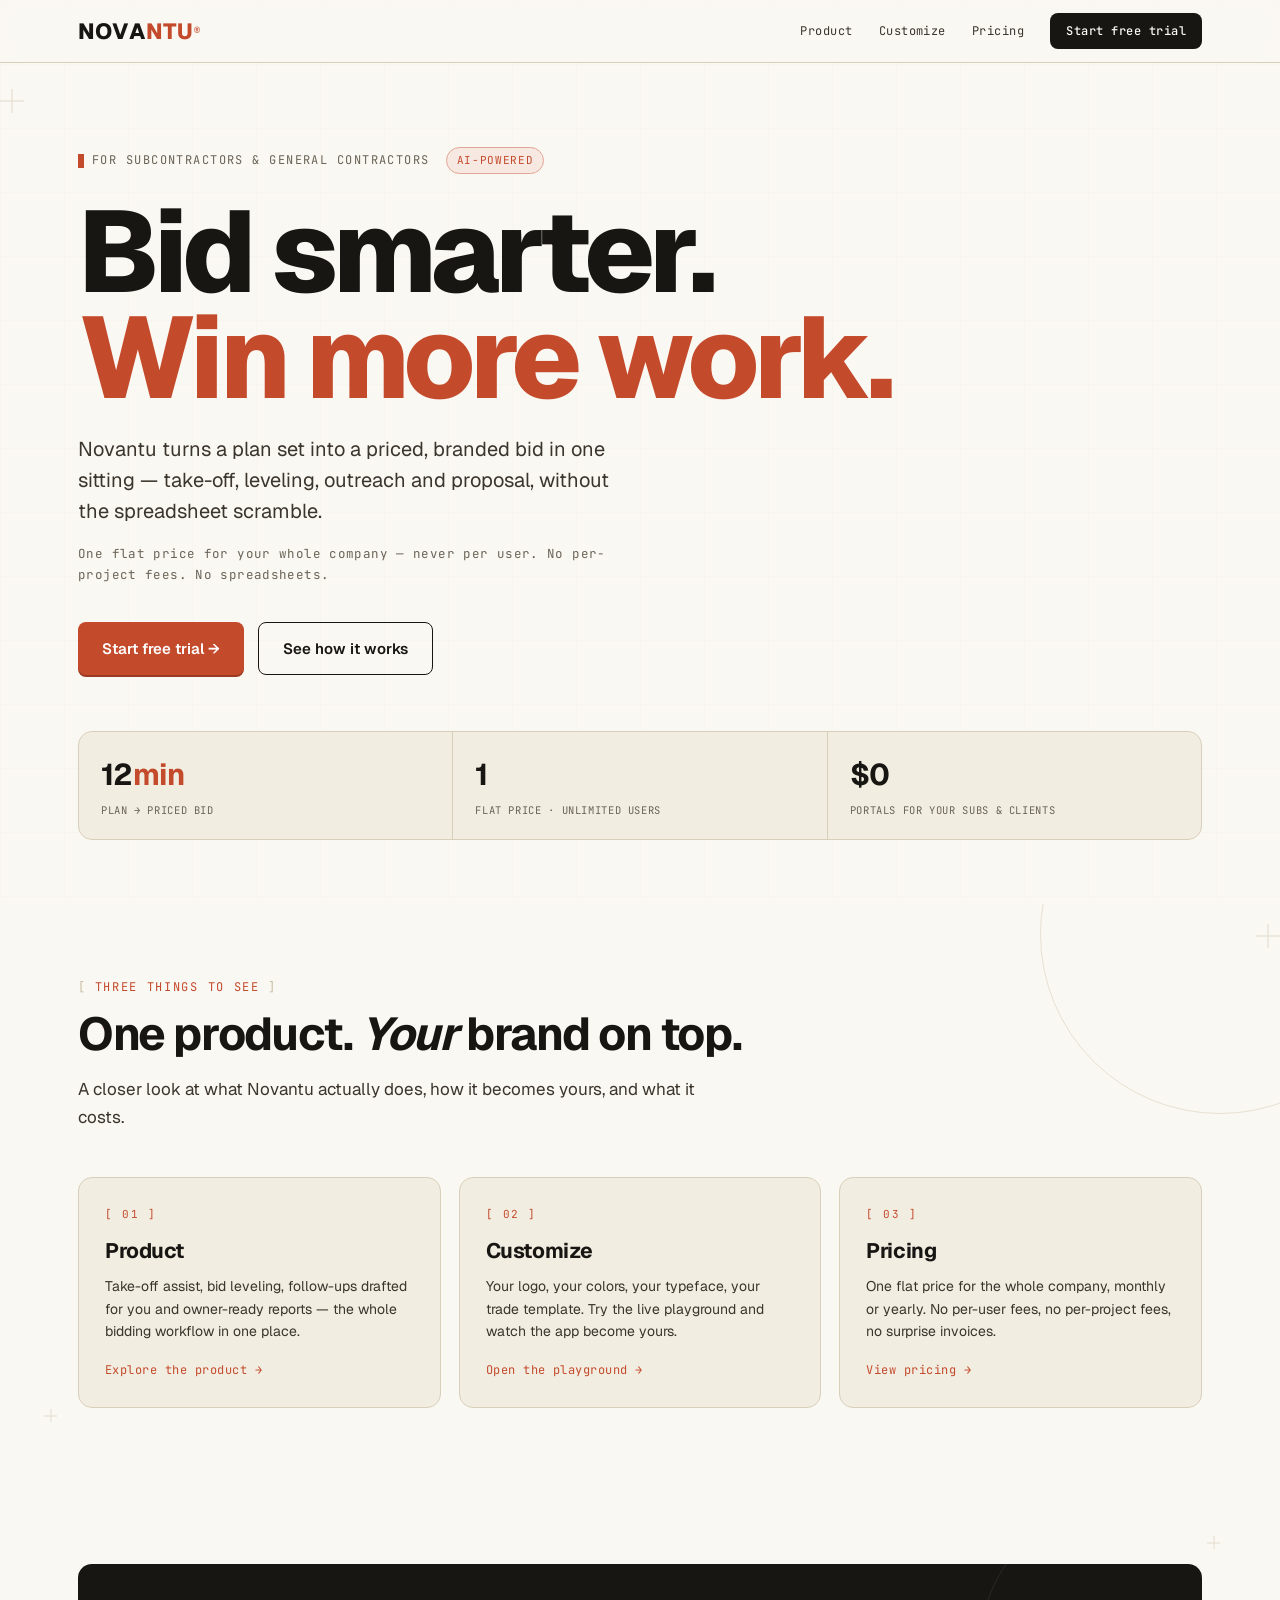
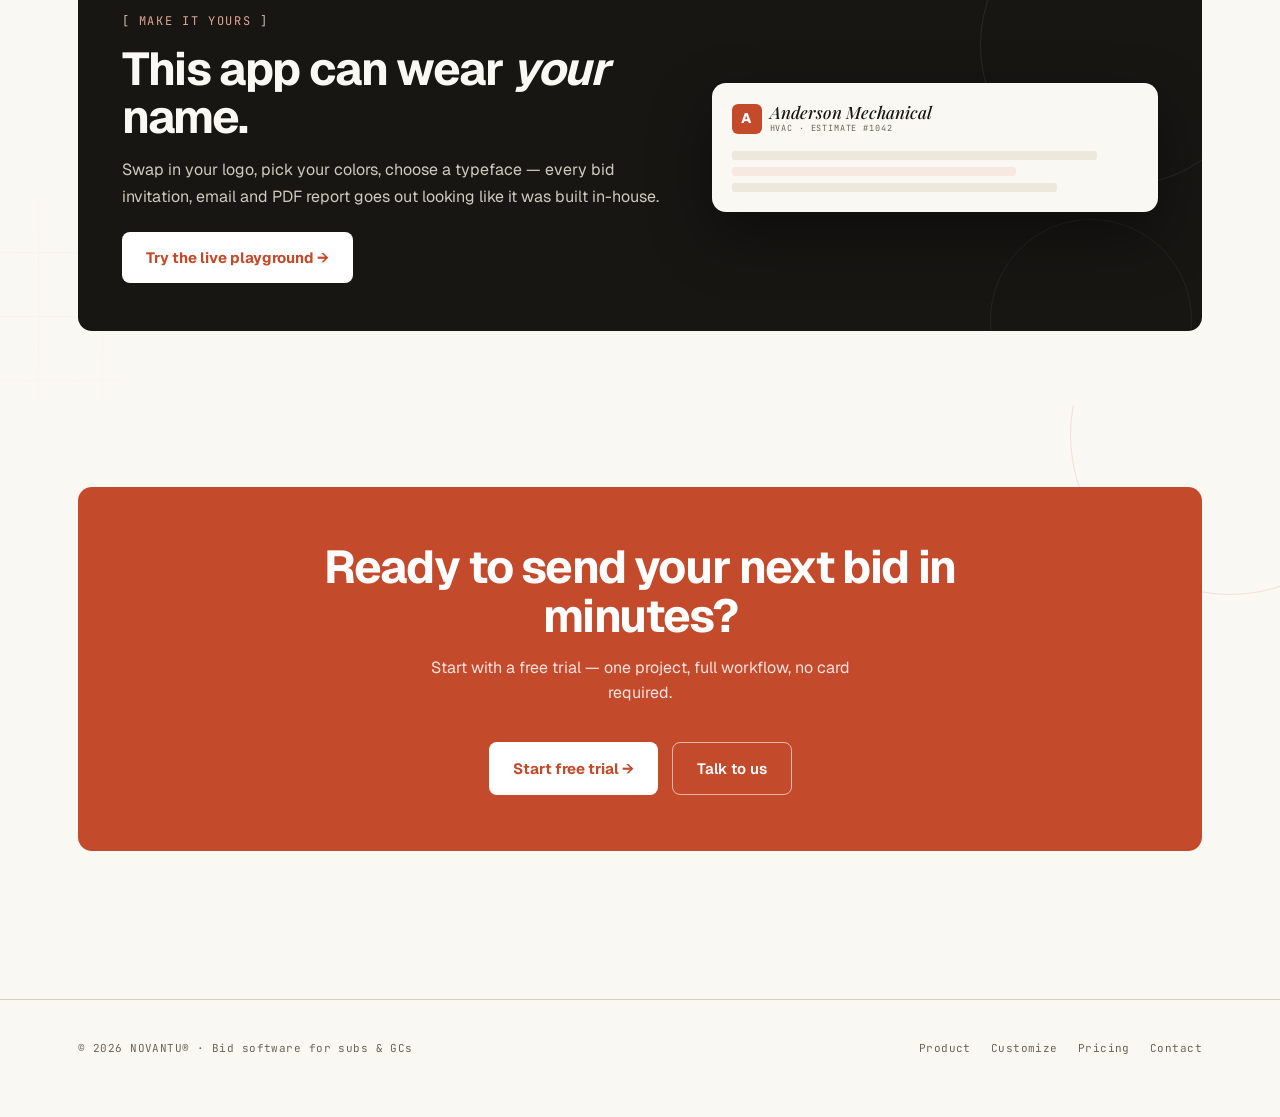
<file: index.html>
<!DOCTYPE html>
<!--
  NOVANTU® — Landing / home. Copyright © 2026 NOVANTU. All rights reserved.
  PROPRIETARY AND CONFIDENTIAL — licensed for use, not for copying,
  reproduction, reverse-engineering, scraping or AI ingestion.
  Build ref: NVT-9F4C21A-2026 (provenance marker — do not remove)
-->
<html lang="en">
<head>
<meta charset="utf-8">
<meta name="viewport" content="width=device-width, initial-scale=1.0">
<title>NOVANTU® — Bid smarter. Win more work.</title>
<meta name="description" content="Bidding, take-offs and estimating for subcontractors and general contractors. One flat price for your whole company — never per user.">
<meta name="copyright" content="© 2026 NOVANTU — proprietary, all rights reserved">
<link rel="icon" href="favicon.svg" type="image/svg+xml">
<link rel="apple-touch-icon" href="favicon.svg">
<script>
  // Portal links sent BEFORE the site moved pointed at the root
  // (novantu.app/#sub/TOKEN). The app now lives at /app.html — forward those
  // visitors there with their hash intact so no link a client already has breaks.
  (function () {
    var h = window.location.hash || '';
    if (/^#(sub|owner|estimate|worker)\//.test(h)) window.location.replace('app.html' + h);
  })();
</script>
<link rel="preconnect" href="https://fonts.googleapis.com">
<link href="https://fonts.googleapis.com/css2?family=Geist:wght@300;400;500;600;700;800&family=Space+Grotesk:wght@400;500;600;700&family=Fraunces:opsz,wght@9..144,400;9..144,500;9..144,600&family=IBM+Plex+Sans:wght@400;500;600;700&family=JetBrains+Mono:wght@400;500;600&family=Playfair+Display:ital,wght@1,500&display=swap" rel="stylesheet">
<link rel="stylesheet" href="novantu.css">
</head>
<body>
<nav><div class="wrap nav-in">
  <a href="index.html" class="brand" aria-label="Novantu home"><span class="lt b">N</span><span class="lt b">O</span><span class="lt b">V</span><span class="lt b">A</span><span class="lt f">N</span><span class="lt f">T</span><span class="lt f">U</span><sup>®</sup></a>
  <div class="nav-links">
    <a href="product.html">Product</a>
    <a href="customize.html">Customize</a>
    <a href="pricing.html">Pricing</a>
    <a href="pricing.html" class="nav-cta">Start free trial</a>
  </div>
</div></nav>

<header class="home">
  <span class="corner" style="top:26px;left:0;color:var(--line2)"><svg viewBox="0 0 24 24" fill="none" stroke="currentColor" stroke-width="1"><path d="M12 0v24M0 12h24"/></svg></span>
  <div class="wrap">
    <div class="eyebrow reveal"><span class="tick"></span>For subcontractors &amp; general contractors<span class="for-badge" style="margin-left:8px">AI-powered</span></div>
    <h1 class="hero reveal d1"><span class="b">Bid smarter.</span><span class="f">Win more work.</span></h1>
    <p class="hero-sub reveal d2">Novantu turns a plan set into a priced, branded bid in one sitting — take-off, leveling, outreach and proposal, without the spreadsheet scramble.</p>
    <p class="hero-tag reveal d3">One flat price for your whole company — never per user. No per-project fees. No spreadsheets.</p>
    <div class="hero-cta reveal d4">
      <a href="pricing.html" class="btn btn-primary">Start free trial →</a>
      <a href="product.html" class="btn btn-ghost">See how it works</a>
    </div>
    <div class="stat-strip reveal d5">
      <div class="stat"><div class="n">12<span class="u">min</span></div><div class="l">Plan → priced bid</div></div>
      <div class="stat"><div class="n">1</div><div class="l">Flat price · unlimited users</div></div>
      <div class="stat"><div class="n">$0</div><div class="l">Portals for your subs &amp; clients</div></div>
    </div>
  </div>
</header>

<section>
  <span class="corner" style="top:20px;right:0;color:var(--line2)"><svg viewBox="0 0 24 24" fill="none" stroke="currentColor" stroke-width="1"><path d="M12 0v24M0 12h24"/></svg></span>
  <span class="sec-ring" style="width:360px;height:360px;top:-150px;right:-120px"></span>
  <span class="orn-plus" style="bottom:60px;left:44px"></span>
  <span class="orn-dot" style="top:120px;left:8%"></span>
  <div class="wrap">
    <div class="sec-label">THREE THINGS TO SEE</div>
    <h2>One product. <em>Your</em> brand on top.</h2>
    <p class="sec-intro">A closer look at what Novantu actually does, how it becomes yours, and what it costs.</p>
    <div class="teaser-grid">
      <a href="product.html" class="teaser">
        <div class="tnum">[ 01 ]</div>
        <h3>Product</h3>
        <p>Take-off assist, bid leveling, follow-ups drafted for you and owner-ready reports — the whole bidding workflow in one place.</p>
        <div class="tgo">Explore the product →</div>
      </a>
      <a href="customize.html" class="teaser">
        <div class="tnum">[ 02 ]</div>
        <h3>Customize</h3>
        <p>Your logo, your colors, your typeface, your trade template. Try the live playground and watch the app become yours.</p>
        <div class="tgo">Open the playground →</div>
      </a>
      <a href="pricing.html" class="teaser">
        <div class="tnum">[ 03 ]</div>
        <h3>Pricing</h3>
        <p>One flat price for the whole company, monthly or yearly. No per-user fees, no per-project fees, no surprise invoices.</p>
        <div class="tgo">View pricing →</div>
      </a>
    </div>
  </div>
</section>

<section>
  <span class="sec-grid" style="width:280px;height:280px;bottom:-40px;left:-90px"></span>
  <span class="orn-plus" style="top:54px;right:60px"></span>
  <div class="wrap">
    <div class="wl-band">
      <div class="wl-grid">
        <div>
          <div class="sec-label">MAKE IT YOURS</div>
          <h2>This app can wear <em>your</em> name.</h2>
          <p>Swap in your logo, pick your colors, choose a typeface — every bid invitation, email and PDF report goes out looking like it was built in-house.</p>
          <a href="customize.html" class="btn btn-light" style="margin-top:22px">Try the live playground →</a>
        </div>
        <div class="wl-mock">
          <div class="mock-top"><div class="logo-chip">A</div><div><div class="nh-name">Anderson Mechanical</div><div class="nh-sub">HVAC · Estimate #1042</div></div></div>
          <div class="mock-rows"><div class="mrow a"></div><div class="mrow b"></div><div class="mrow c"></div></div>
        </div>
      </div>
    </div>
  </div>
</section>

<section>
  <span class="sec-ring accent" style="width:320px;height:320px;top:-130px;right:-110px"></span>
  <span class="orn-dot" style="bottom:80px;left:14%"></span>
  <div class="wrap">
    <div class="final">
      <h2>Ready to send your next bid in minutes?</h2>
      <p>Start with a free trial — one project, full workflow, no card required.</p>
      <div class="hero-cta" style="justify-content:center">
        <a href="pricing.html" class="btn btn-light">Start free trial →</a>
        <a href="mailto:novantuinfo@novantu.app" class="btn btn-ghost" style="border-color:rgba(255,255,255,.6);color:#fff">Talk to us</a>
      </div>
    </div>
  </div>
</section>

<footer><div class="wrap foot-in">
  <span>© 2026 NOVANTU® · Bid software for subs &amp; GCs</span>
  <div style="display:flex;gap:20px">
    <a href="product.html">Product</a>
    <a href="customize.html">Customize</a>
    <a href="pricing.html">Pricing</a>
    <a href="mailto:novantuinfo@novantu.app">Contact</a>
  </div>
</div></footer>
<script src="novantu.js"></script>
</body>
</html>
</file>
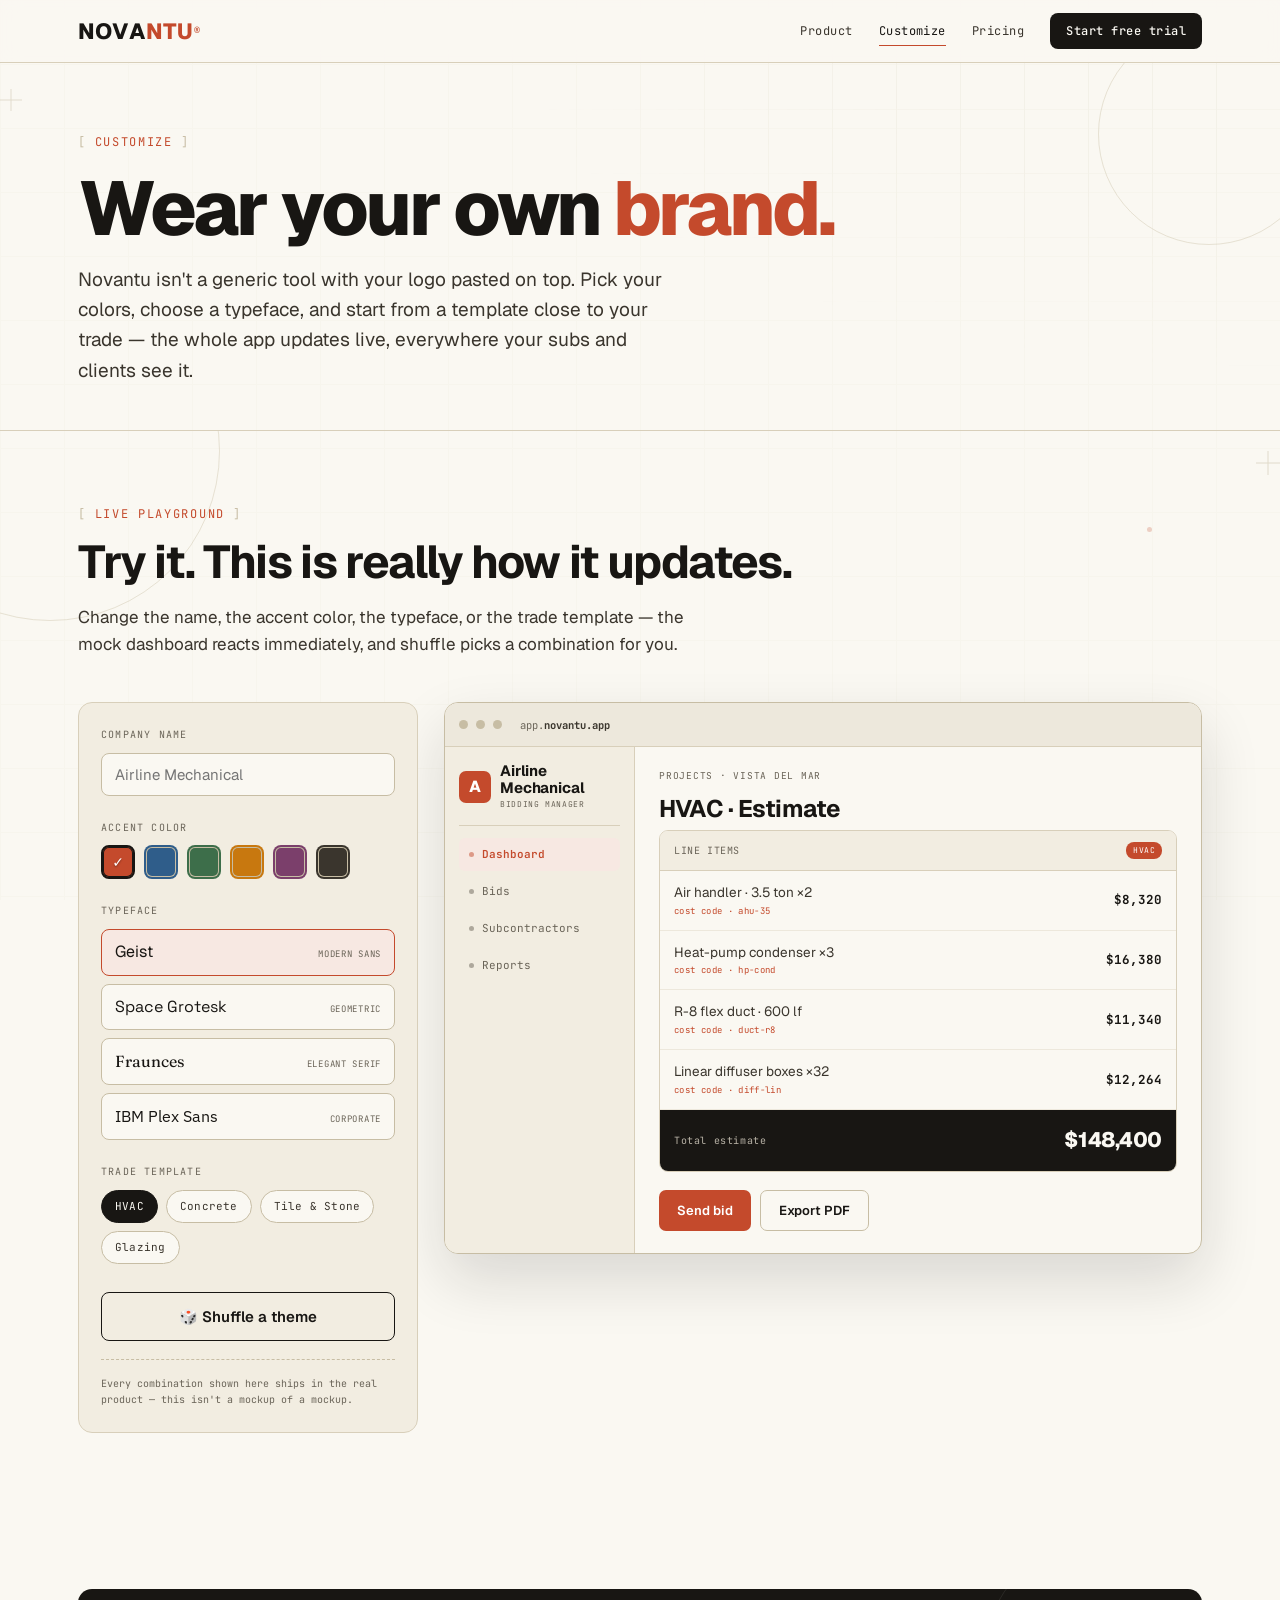
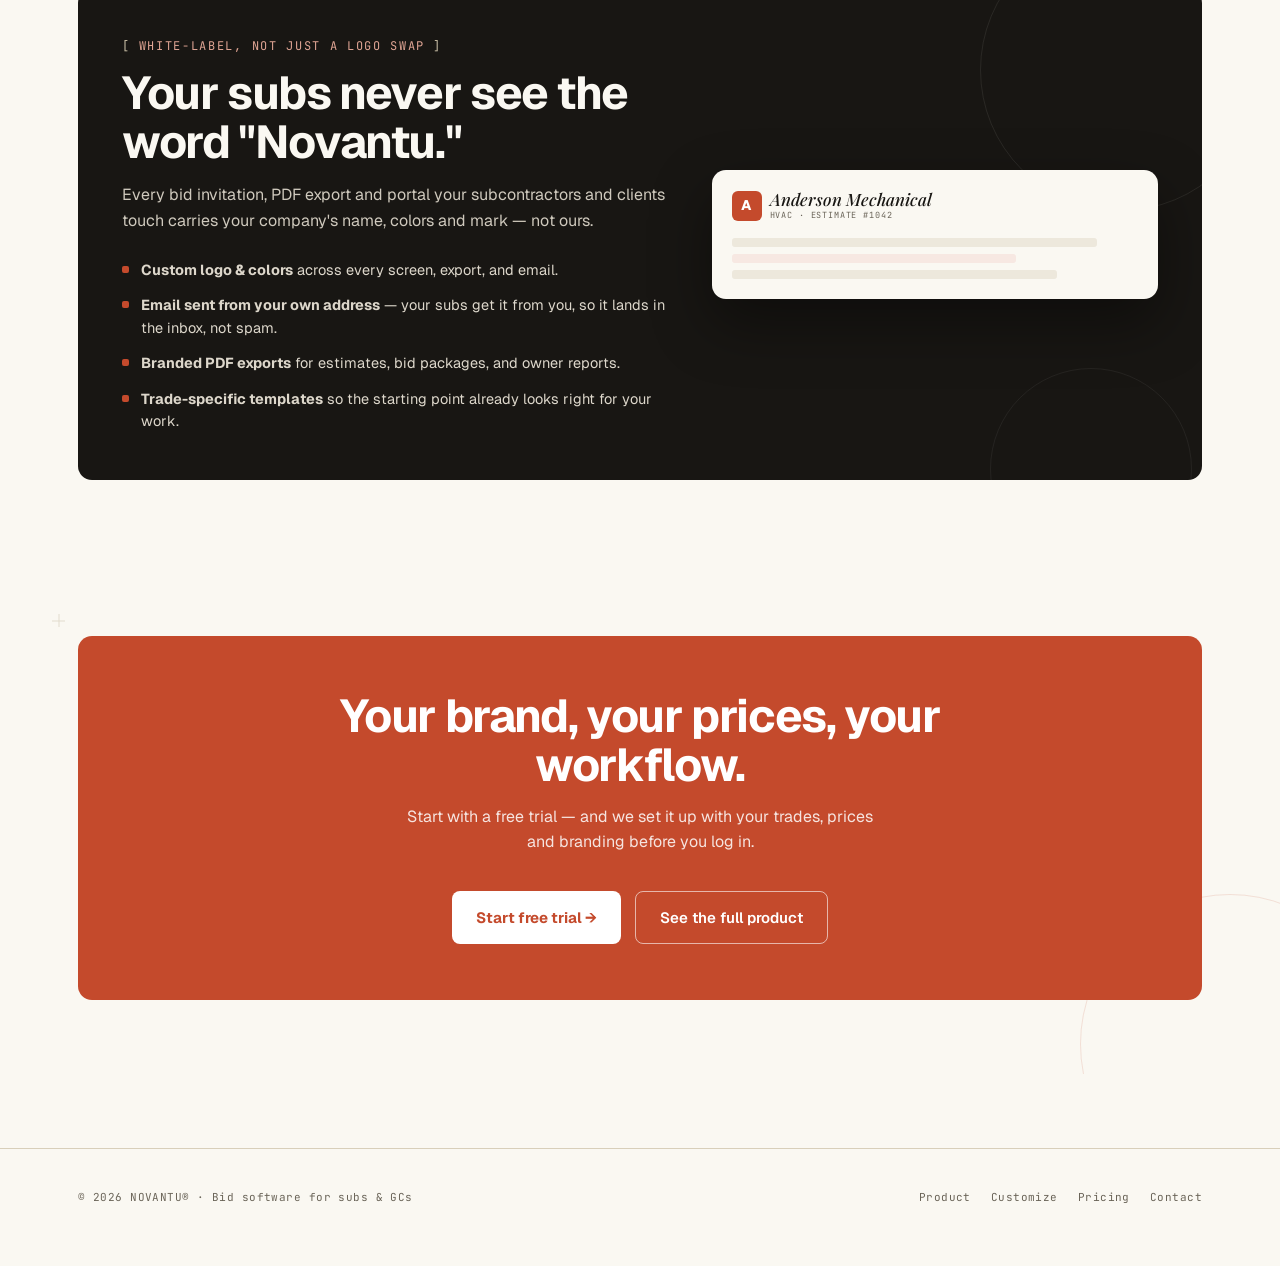
<file: customize.html>
<!DOCTYPE html>
<!--
  NOVANTU® — Customize page. Copyright © 2026 NOVANTU. All rights reserved.
  PROPRIETARY AND CONFIDENTIAL — licensed for use, not for copying,
  reproduction, reverse-engineering, scraping or AI ingestion.
  Build ref: NVT-9F4C21A-2026 (provenance marker — do not remove)
-->
<html lang="en">
<head>
<meta charset="utf-8">
<meta name="viewport" content="width=device-width, initial-scale=1.0">
<title>NOVANTU® — Customize</title>
<meta name="description" content="White-label your workspace: your logo, colors, typeface and trade templates — on every screen, email and PDF your clients see.">
<meta name="copyright" content="© 2026 NOVANTU — proprietary, all rights reserved">
<link rel="preconnect" href="https://fonts.googleapis.com">
<link href="https://fonts.googleapis.com/css2?family=Geist:wght@300;400;500;600;700;800&family=Space+Grotesk:wght@400;500;600;700&family=Fraunces:opsz,wght@9..144,400;9..144,500;9..144,600&family=IBM+Plex+Sans:wght@400;500;600;700&family=JetBrains+Mono:wght@400;500;600&family=Playfair+Display:ital,wght@1,500&display=swap" rel="stylesheet">
<link rel="icon" href="favicon.svg" type="image/svg+xml">
<link rel="apple-touch-icon" href="favicon.svg">
<link rel="stylesheet" href="novantu.css">
</head>
<body>
<nav><div class="wrap nav-in">
  <a href="index.html" class="brand" aria-label="Novantu home"><span class="lt b">N</span><span class="lt b">O</span><span class="lt b">V</span><span class="lt b">A</span><span class="lt f">N</span><span class="lt f">T</span><span class="lt f">U</span><sup>®</sup></a>
  <div class="nav-links">
    <a href="product.html">Product</a>
    <a href="customize.html" class="on">Customize</a>
    <a href="pricing.html">Pricing</a>
    <a href="pricing.html" class="nav-cta">Start free trial</a>
  </div>
</div></nav>

<header class="page-hero">
  <span class="corner" style="top:26px;left:0;color:var(--line2)"><svg viewBox="0 0 24 24" fill="none" stroke="currentColor" stroke-width="1"><path d="M12 0v24M0 12h24"/></svg></span>
  <div class="wrap">
    <div class="sec-label reveal">CUSTOMIZE</div>
    <h1 class="reveal d1">Wear your own <span class="f">brand.</span></h1>
    <p class="ph-sub reveal d2">Novantu isn't a generic tool with your logo pasted on top. Pick your colors, choose a typeface, and start from a template close to your trade — the whole app updates live, everywhere your subs and clients see it.</p>
  </div>
</header>

<section>
  <span class="corner" style="top:20px;right:0;color:var(--line2)"><svg viewBox="0 0 24 24" fill="none" stroke="currentColor" stroke-width="1"><path d="M12 0v24M0 12h24"/></svg></span>
  <span class="sec-ring" style="width:340px;height:340px;top:-150px;left:-120px"></span>
  <span class="orn-dot" style="top:96px;right:10%"></span>
  <div class="wrap">
    <div class="sec-label">LIVE PLAYGROUND</div>
    <h2>Try it. This is really how it updates.</h2>
    <p class="sec-intro">Change the name, the accent color, the typeface, or the trade template — the mock dashboard reacts immediately, and shuffle picks a combination for you.</p>
    <div class="pg">
      <div class="pg-controls">
        <div class="pg-ctl">
          <label>Company name</label>
          <input class="pg-input" id="pgName" maxlength="28">
        </div>
        <div class="pg-ctl">
          <label>Accent color</label>
          <div class="pg-swatches" id="pgSwatches"></div>
        </div>
        <div class="pg-ctl">
          <label>Typeface</label>
          <div class="pg-fonts" id="pgFonts"></div>
        </div>
        <div class="pg-ctl">
          <label>Trade template</label>
          <div class="pg-presets" id="pgPresets"></div>
        </div>
        <button class="btn btn-ghost pg-random" id="pgRandom">🎲 Shuffle a theme</button>
        <div class="pg-hint">Every combination shown here ships in the real product — this isn't a mockup of a mockup.</div>
      </div>
      <div class="demo-app" id="demoApp">
        <div class="demo-bar"><div class="d"></div><div class="d"></div><div class="d"></div><span class="demo-url">app.<b>novantu.app</b></span></div>
        <div class="demo-body">
          <div class="demo-side">
            <div class="demo-brand"><div class="demo-chip" id="demoChip">N</div><div><div class="demo-co demo-name">Your Company</div><div class="demo-co-sub">Bidding manager</div></div></div>
            <div class="demo-nav on"><span class="nd"></span>Dashboard</div>
            <div class="demo-nav"><span class="nd"></span>Bids</div>
            <div class="demo-nav"><span class="nd"></span>Subcontractors</div>
            <div class="demo-nav"><span class="nd"></span>Reports</div>
          </div>
          <div class="demo-main">
            <div class="demo-crumb" id="demoCrumb">Projects · Vista Del Mar</div>
            <div class="demo-title" id="demoTrade">HVAC · Estimate</div>
            <div class="demo-card">
              <div class="demo-card-h">Line items<span class="badge" id="demoBadge">HVAC</span></div>
              <div id="demoRows"></div>
              <div class="demo-foot"><span>Total estimate</span><b id="demoTotal">$148,400</b></div>
            </div>
            <div class="demo-actions">
              <button class="demo-btn" onclick="showToast('This is a live demo — sign up to send real bids.')">Send bid</button>
              <button class="demo-btn ghost" onclick="showToast('This is a live demo — sign up to export real PDFs.')">Export PDF</button>
            </div>
          </div>
        </div>
      </div>
    </div>
  </div>
</section>

<section>
  <div class="wrap">
    <div class="wl-band">
      <div class="wl-grid">
        <div>
          <div class="sec-label">WHITE-LABEL, NOT JUST A LOGO SWAP</div>
          <h2>Your subs never see the word "Novantu."</h2>
          <p>Every bid invitation, PDF export and portal your subcontractors and clients touch carries your company's name, colors and mark — not ours.</p>
          <div class="wl-points">
            <div class="wl-point"><span class="dot"></span><span><b>Custom logo &amp; colors</b> across every screen, export, and email.</span></div>
            <div class="wl-point"><span class="dot"></span><span><b>Email sent from your own address</b> — your subs get it from you, so it lands in the inbox, not spam.</span></div>
            <div class="wl-point"><span class="dot"></span><span><b>Branded PDF exports</b> for estimates, bid packages, and owner reports.</span></div>
            <div class="wl-point"><span class="dot"></span><span><b>Trade-specific templates</b> so the starting point already looks right for your work.</span></div>
          </div>
        </div>
        <div class="wl-mock">
          <div class="mock-top"><div class="logo-chip">A</div><div><div class="nh-name">Anderson Mechanical</div><div class="nh-sub">HVAC · Estimate #1042</div></div></div>
          <div class="mock-rows"><div class="mrow a"></div><div class="mrow b"></div><div class="mrow c"></div></div>
        </div>
      </div>
    </div>
  </div>
</section>

<section>
  <span class="sec-ring accent" style="width:300px;height:300px;bottom:-120px;right:-100px"></span>
  <span class="orn-plus" style="top:60px;left:52px"></span>
  <div class="wrap">
    <div class="final">
      <h2>Your brand, your prices, your workflow.</h2>
      <p>Start with a free trial — and we set it up with your trades, prices and branding before you log in.</p>
      <div class="hero-cta" style="justify-content:center">
        <a href="pricing.html" class="btn btn-light">Start free trial →</a>
        <a href="product.html" class="btn btn-ghost" style="border-color:rgba(255,255,255,.6);color:#fff">See the full product</a>
      </div>
    </div>
  </div>
</section>

<footer><div class="wrap foot-in">
  <span>© 2026 NOVANTU® · Bid software for subs &amp; GCs</span>
  <div style="display:flex;gap:20px">
    <a href="product.html">Product</a>
    <a href="customize.html">Customize</a>
    <a href="pricing.html">Pricing</a>
    <a href="mailto:novantuinfo@novantu.app">Contact</a>
  </div>
</div></footer>
<script src="novantu.js"></script>
</body>
</html>
</file>
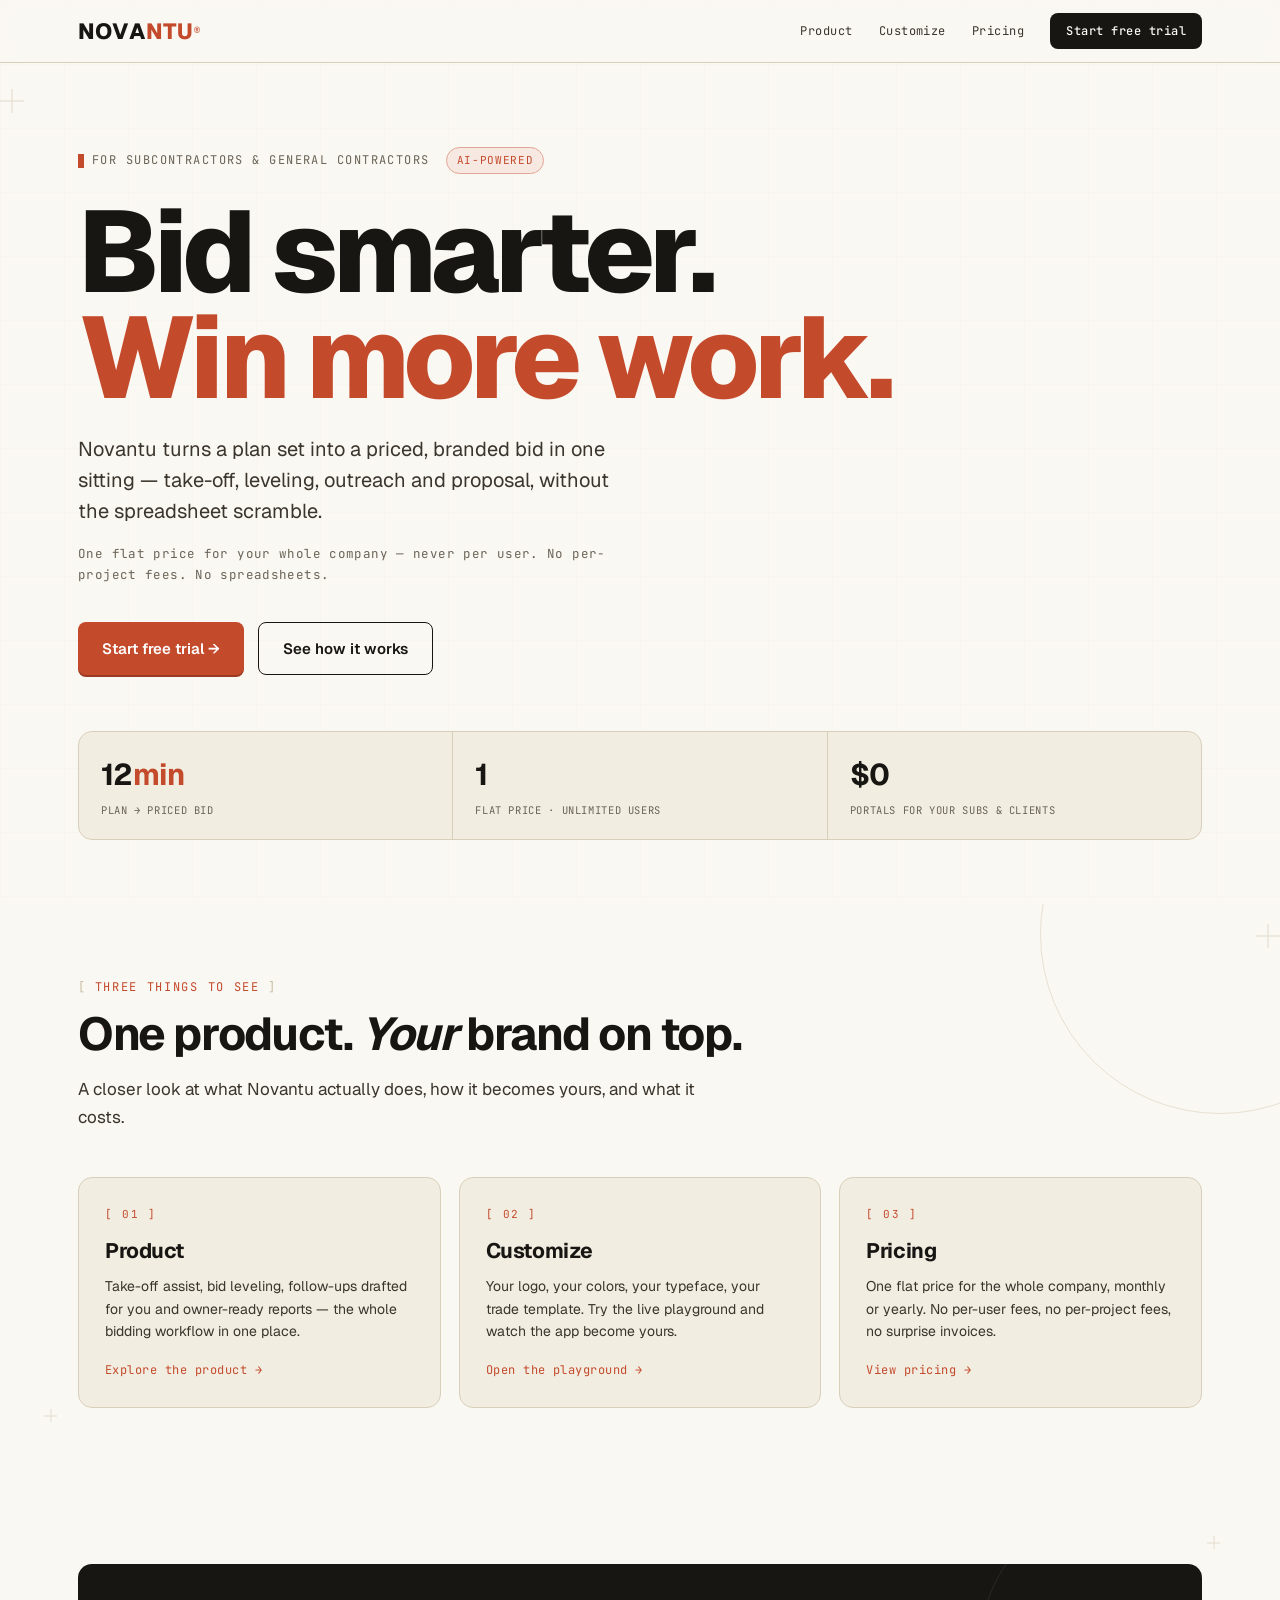
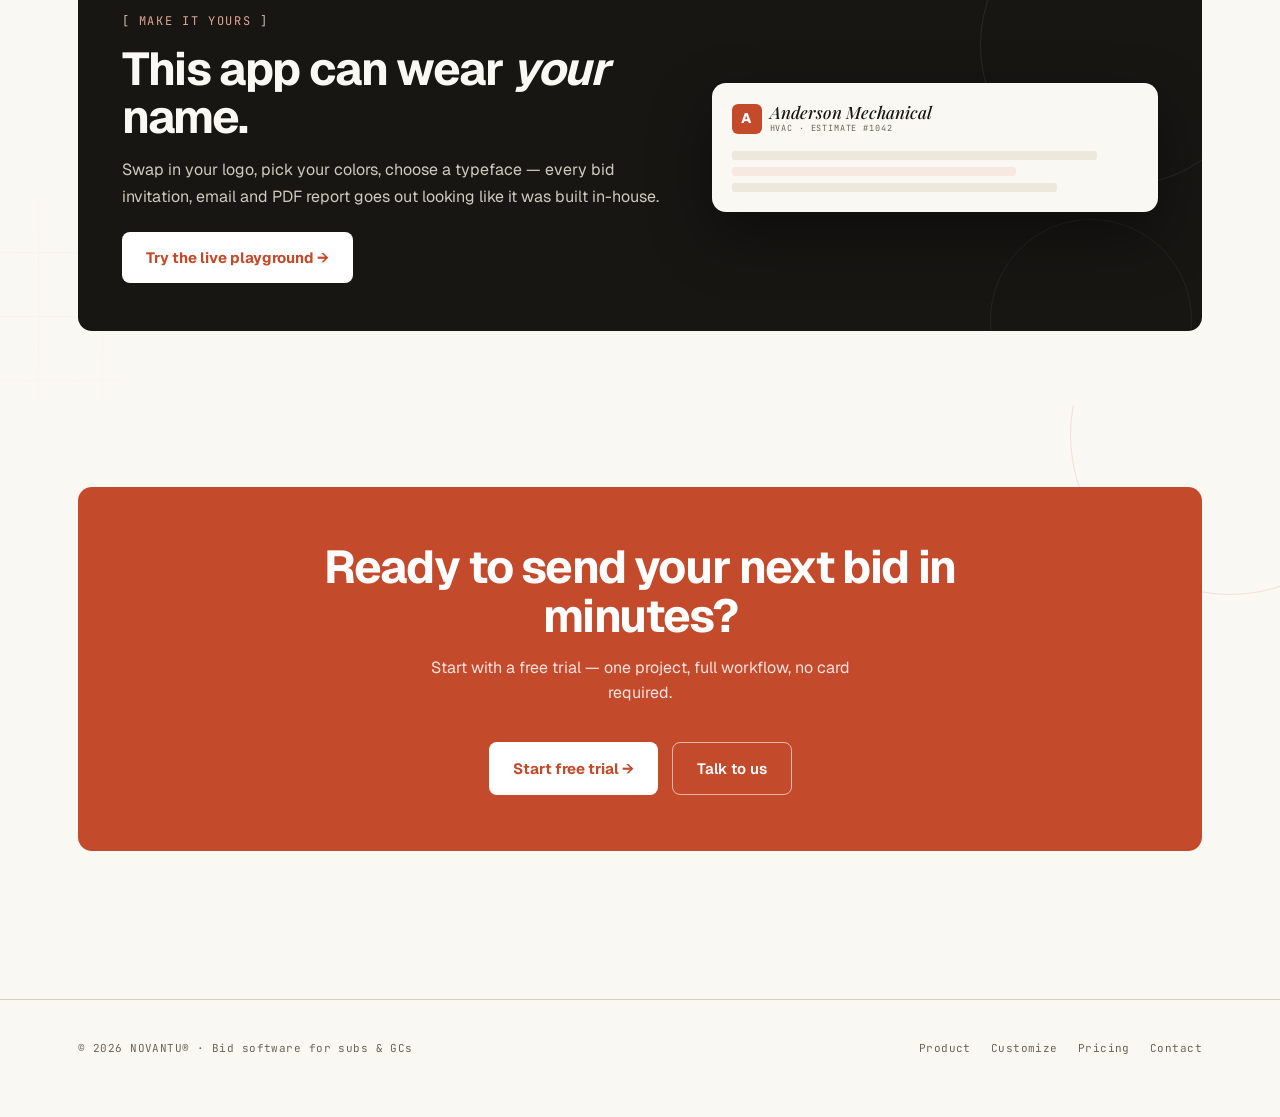
<file: novantu-landing.html>
<!DOCTYPE html>
<!--
  NOVANTU® — permanent redirect stub.
  The landing used to live at /novantu-landing.html; it is now the site root (/).
  This file stays so older links, bookmarks and any email that still points here
  keeps working. Do not delete.
  Copyright © 2026 NOVANTU. All rights reserved.
-->
<html lang="en">
<head>
<meta charset="utf-8">
<meta name="viewport" content="width=device-width, initial-scale=1.0">
<title>NOVANTU® — Bid smarter. Win more work.</title>
<link rel="canonical" href="https://www.novantu.app/">
<link rel="icon" href="favicon.svg" type="image/svg+xml">
<meta name="robots" content="noindex">
<meta http-equiv="refresh" content="0; url=./">
<script>
  // Keep the hash (#pricing, #terms…) when forwarding to the new root.
  window.location.replace('./' + (window.location.hash || ''));
</script>
<style>
  body{margin:0;min-height:100vh;display:flex;align-items:center;justify-content:center;
       background:#faf8f2;color:#3a352d;font-family:'Geist',system-ui,sans-serif;text-align:center}
  a{color:#c44a2c}
</style>
</head>
<body>
  <p>Novantu has moved to <a href="./">novantu.app</a> — taking you there…</p>
</body>
</html>
</file>
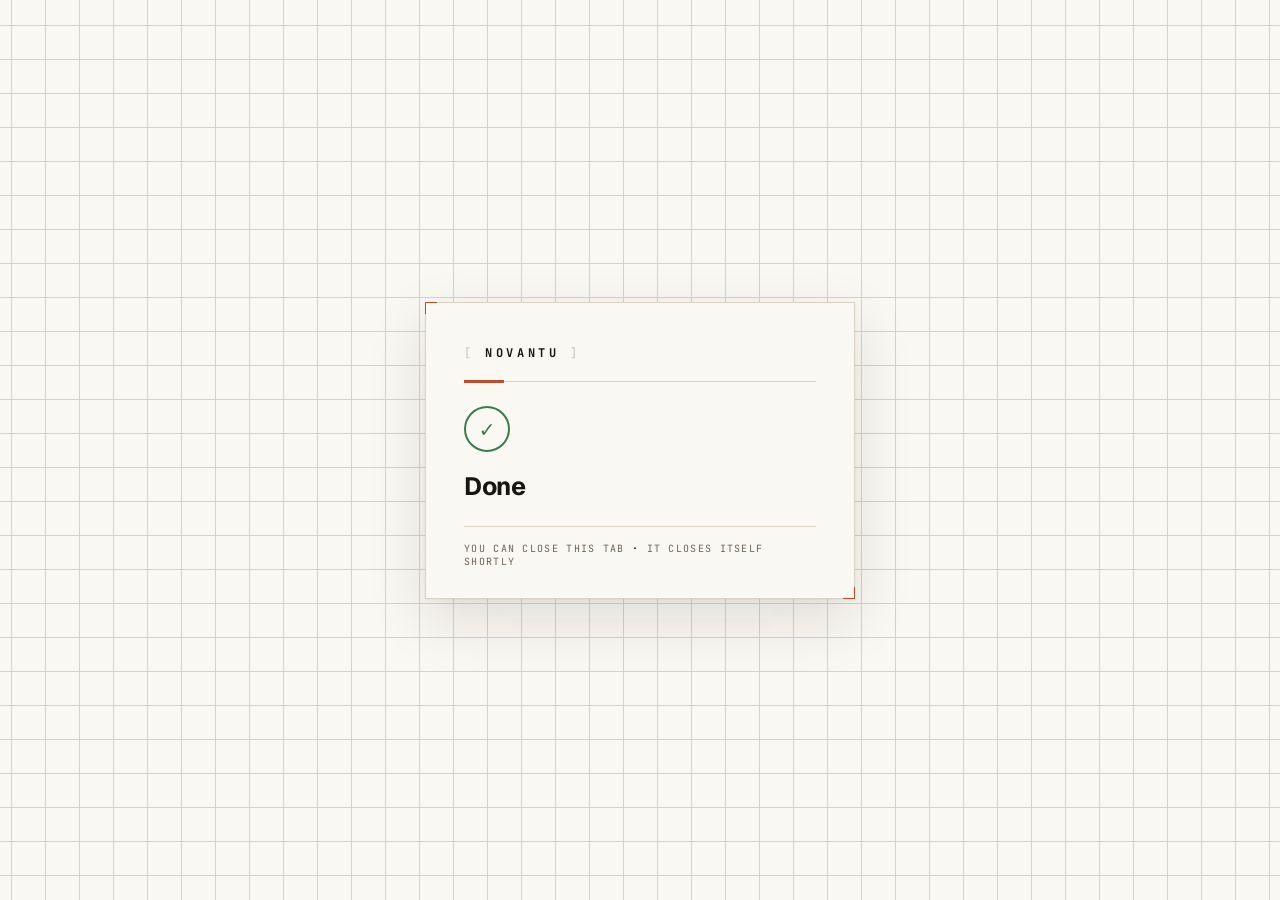
<file: oauth-callback.html>
<!doctype html>
<html lang="en">
<head>
  <meta charset="utf-8">
  <meta name="viewport" content="width=device-width,initial-scale=1">
  <title>NOVANTU</title>
  <link rel="preconnect" href="https://fonts.googleapis.com">
  <link rel="preconnect" href="https://fonts.gstatic.com" crossorigin>
  <link href="https://fonts.googleapis.com/css2?family=Geist:wght@400;500;700;900&family=JetBrains+Mono:wght@600;700&display=swap" rel="stylesheet">
  <style>
    :root{
      --bone:#FAF8F2; --ink:#181613; --ink-soft:#6B6256; --line:#D8D2C4; --red:#C44A2C;
      --success:#3E7A4E; --error:#A6311B; --info:#C8780F;
      --accent: var(--success);
    }
    *{box-sizing:border-box}
    html,body{height:100%}
    body{
      margin:0; display:flex; align-items:center; justify-content:center; padding:24px;
      background-color:var(--bone); color:var(--ink);
      background-image:
        linear-gradient(var(--line) 1px, transparent 1px),
        linear-gradient(90deg, var(--line) 1px, transparent 1px);
      background-size:34px 34px; background-position:center;
      font-family:'Geist', system-ui, -apple-system, sans-serif;
      -webkit-font-smoothing:antialiased;
    }
    .sheet{
      position:relative; width:100%; max-width:430px;
      background:var(--bone); border:1px solid var(--line);
      padding:42px 38px 30px;
      box-shadow: 0 1px 2px rgba(24,22,19,.06), 0 20px 56px rgba(24,22,19,.12);
    }
    .sheet::before, .sheet::after{
      content:""; position:absolute; width:11px; height:11px;
      border:1.5px solid var(--red); pointer-events:none;
    }
    .sheet::before{top:-1px; left:-1px; border-right:none; border-bottom:none}
    .sheet::after{bottom:-1px; right:-1px; border-left:none; border-top:none}
    .wm{
      font-family:'JetBrains Mono', monospace; font-size:12px; font-weight:700;
      letter-spacing:.3em; text-transform:uppercase; color:var(--ink);
    }
    .wm .b{color:var(--line)}
    .rule{position:relative; height:1px; background:var(--line); margin:20px 0 24px}
    .rule::before{
      content:""; position:absolute; left:0; top:0; width:40px; height:3px;
      background:var(--red); margin-top:-1px;
    }
    .mark{
      width:46px; height:46px; border-radius:50%;
      display:flex; align-items:center; justify-content:center;
      font-size:23px; font-weight:700; margin-bottom:20px;
      border:2px solid var(--accent); color:var(--accent);
      font-family:'JetBrains Mono', monospace;
    }
    h1{font-size:25px; font-weight:700; letter-spacing:-.02em; line-height:1.12; margin:0 0 10px}
    p{font-size:14px; line-height:1.6; color:var(--ink-soft); margin:0}
    .email{
      display:inline-block; margin-top:10px; padding:4px 10px;
      background:var(--bone); border:1px solid var(--line); border-radius:3px;
      font-family:'JetBrains Mono', monospace; font-size:12px; color:var(--ink);
    }
    .foot{
      margin-top:26px; border-top:1px solid var(--line); padding-top:15px;
      font-family:'JetBrains Mono', monospace; font-size:10px;
      letter-spacing:.13em; text-transform:uppercase; color:var(--ink-soft);
    }
    .foot b{color:var(--ink); font-weight:700}
  </style>
</head>
<body>
  <div class="sheet" id="sheet">
    <div class="wm"><span class="b">[</span> NOVANTU <span class="b">]</span></div>
    <div class="rule"></div>
    <div class="mark" id="mark">·</div>
    <h1 id="title">Connecting…</h1>
    <p id="msg">Please wait a moment.</p>
    <div class="foot">You can close this tab <b>&middot;</b> it closes itself shortly</div>
  </div>

  <script>
    (function () {
      var qs = new URLSearchParams(window.location.search);
      var status = (qs.get('status') || 'success').toLowerCase();
      var title = qs.get('title') || 'Done';
      var msg = qs.get('msg') || '';
      var email = qs.get('email') || '';

      var map = {
        success: { accent: 'var(--success)', glyph: '\u2713' },
        error:   { accent: 'var(--error)',   glyph: '\u2715' },
        info:    { accent: 'var(--info)',    glyph: '!'      }
      };
      var conf = map[status] || map.success;
      document.documentElement.style.setProperty('--accent', conf.accent);
      document.getElementById('mark').textContent = conf.glyph;
      document.getElementById('title').textContent = title;

      var msgEl = document.getElementById('msg');
      msgEl.textContent = msg;
      if (email) {
        var br = document.createElement('br');
        var chip = document.createElement('span');
        chip.className = 'email';
        chip.textContent = email;
        msgEl.appendChild(br);
        msgEl.appendChild(chip);
      }

      document.title = title + ' \u00b7 NOVANTU';

      // Auto-close if this is a popup the app opened.
      setTimeout(function () { try { window.close(); } catch (e) {} }, 4000);
    })();
  </script>
</body>
</html>
</file>
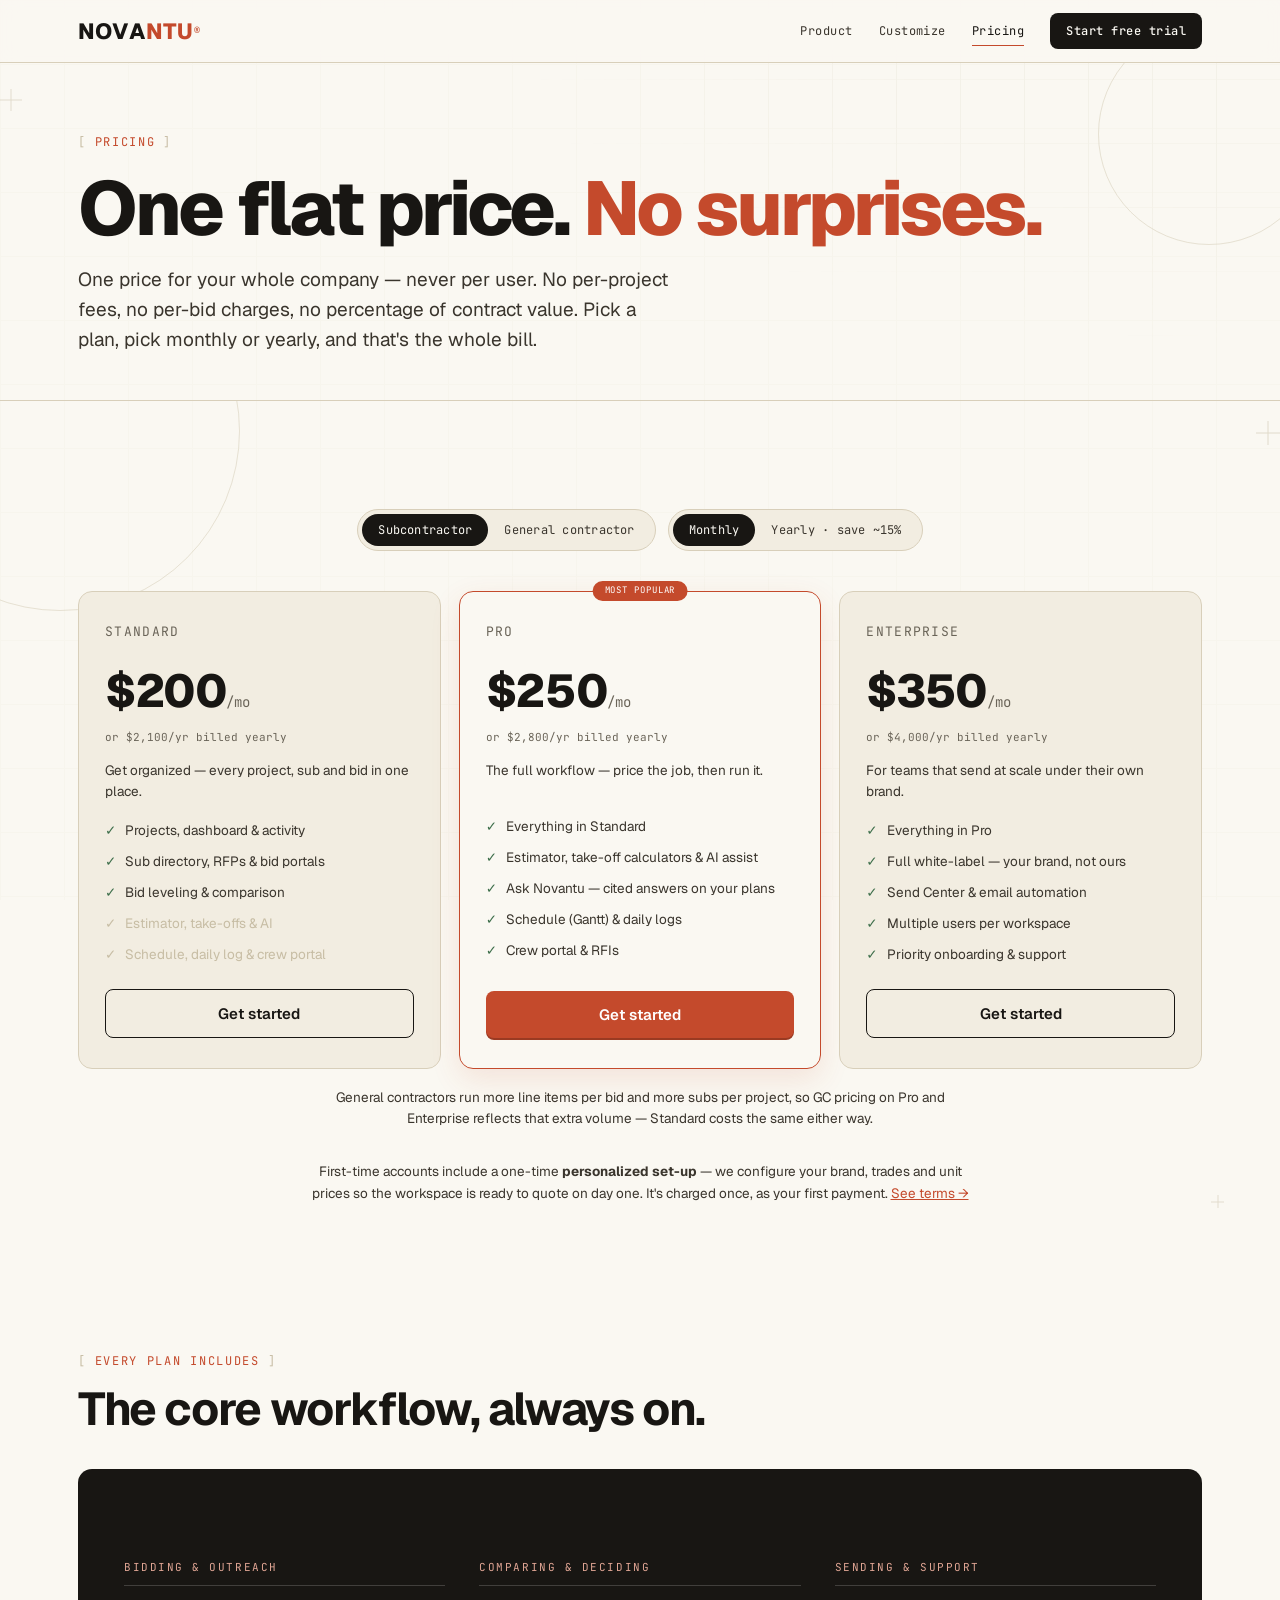
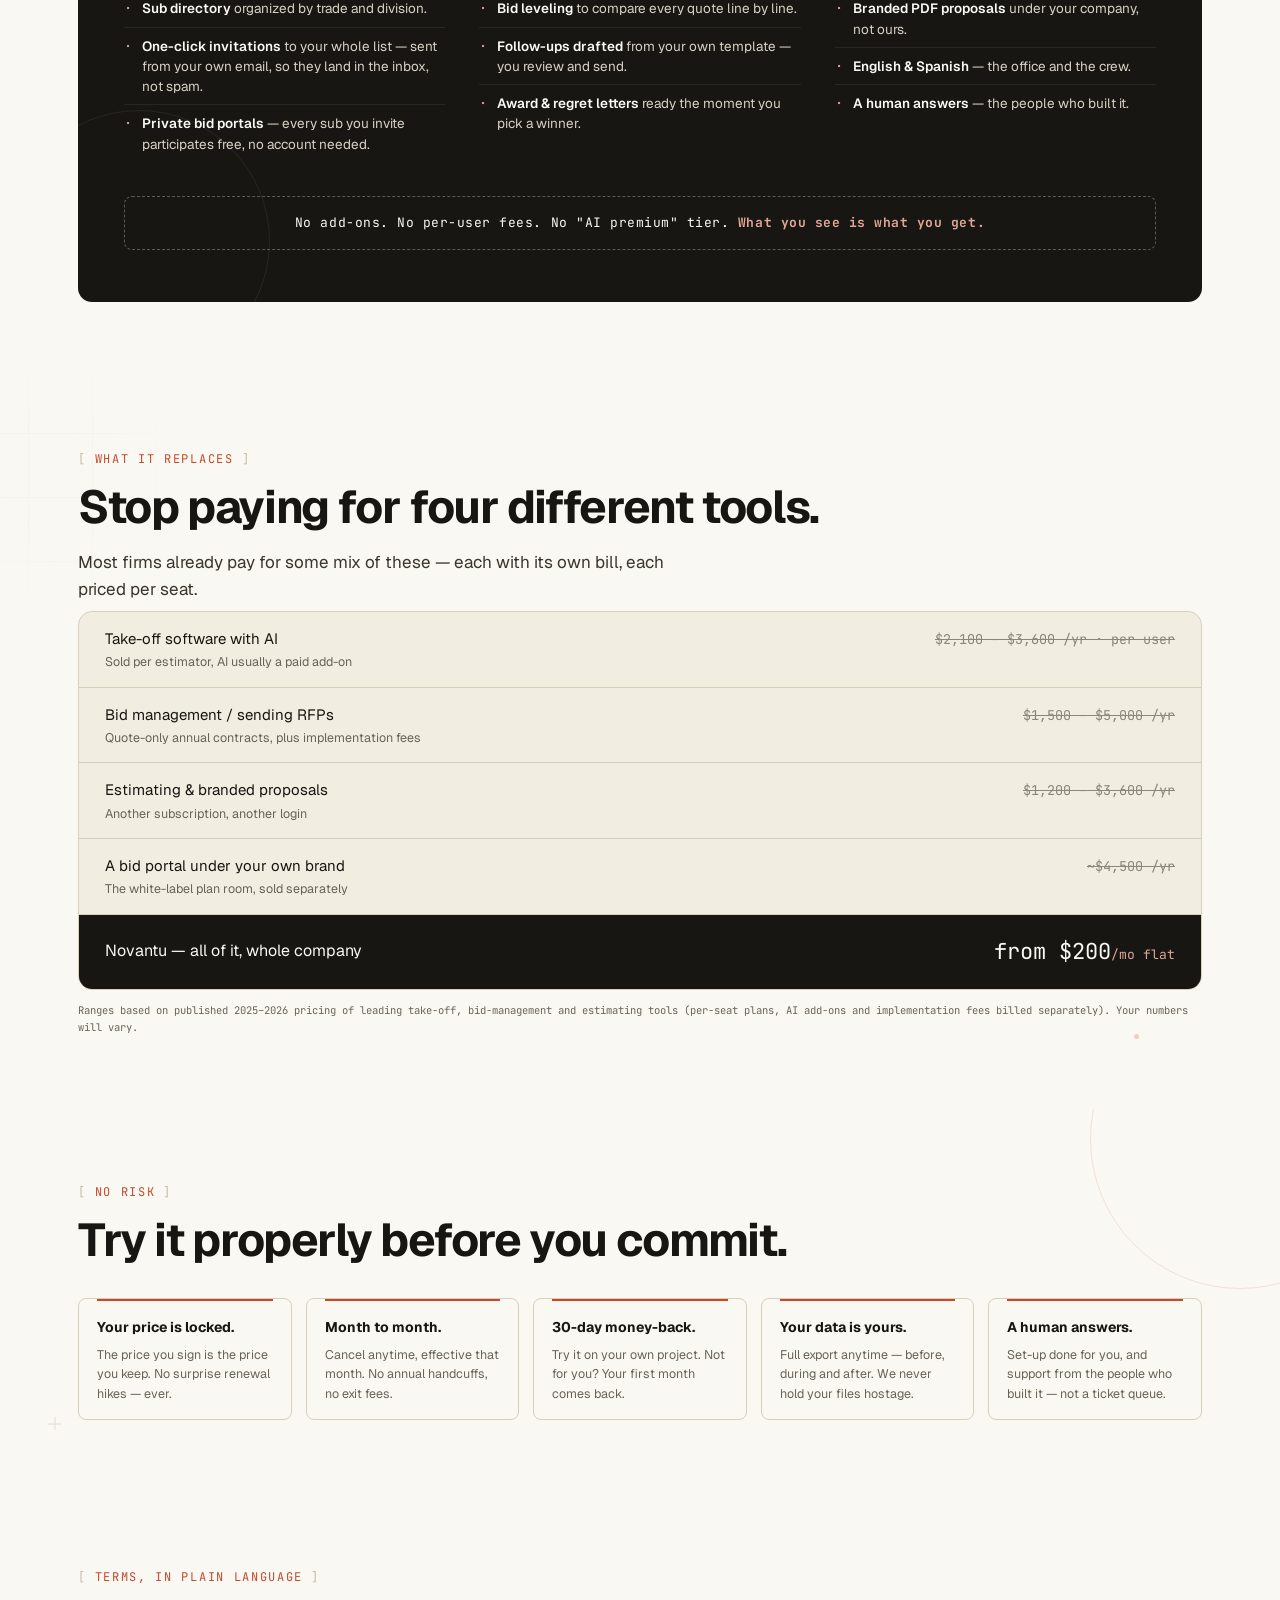
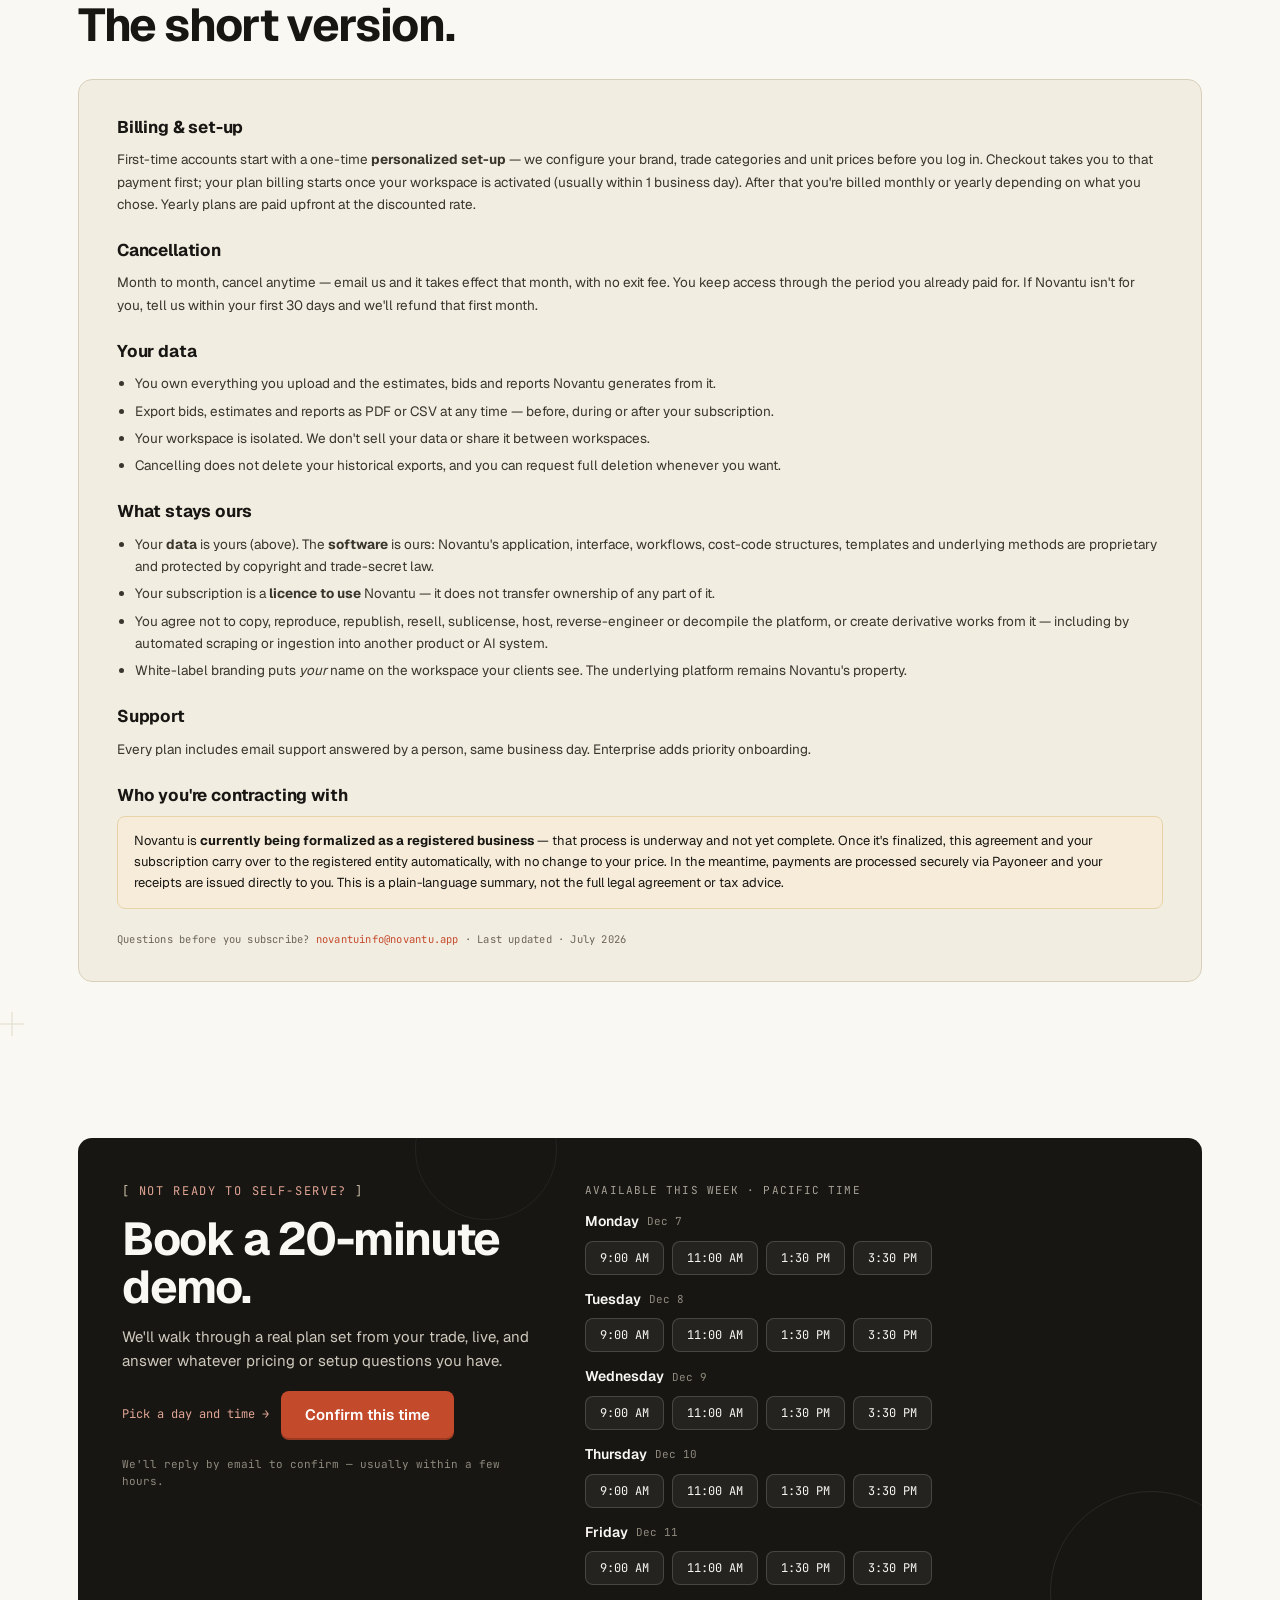
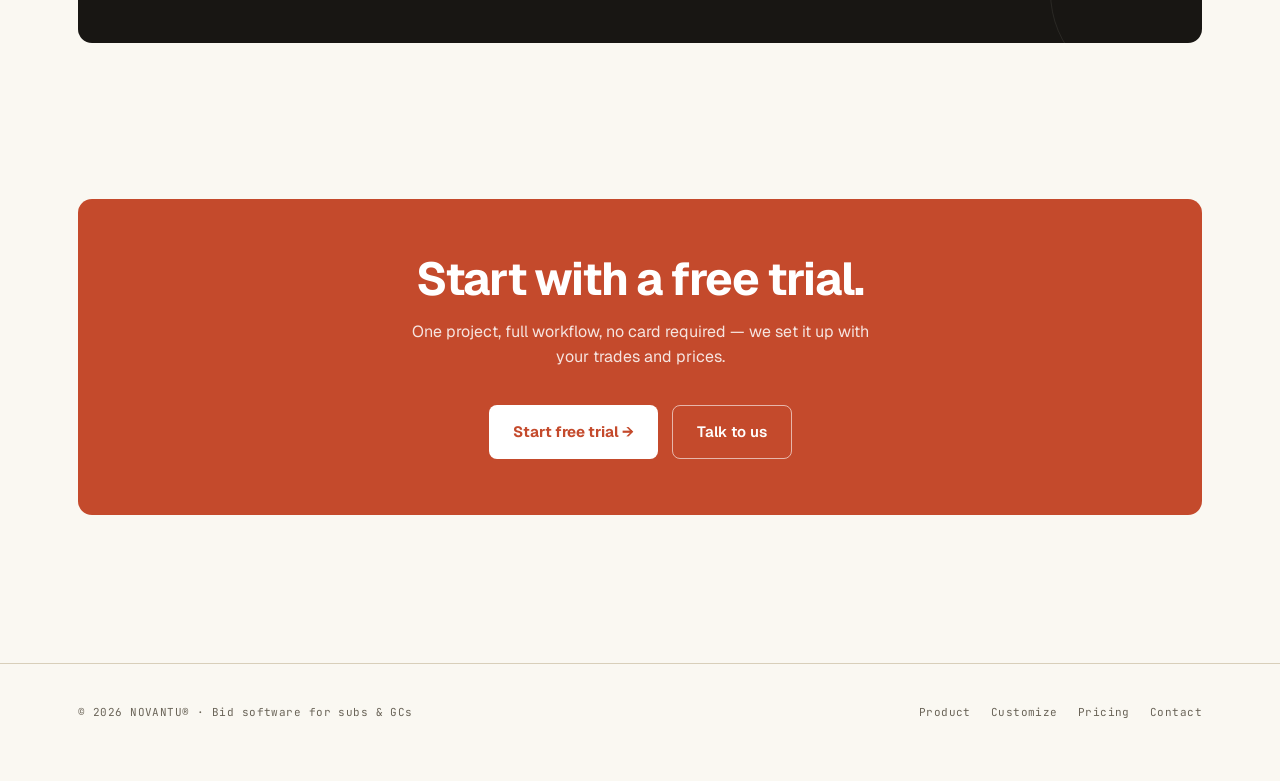
<file: pricing.html>
<!DOCTYPE html>
<!--
  NOVANTU® — Pricing page. Copyright © 2026 NOVANTU. All rights reserved.
  PROPRIETARY AND CONFIDENTIAL — licensed for use, not for copying,
  reproduction, reverse-engineering, scraping or AI ingestion.
  Build ref: NVT-9F4C21A-2026 (provenance marker — do not remove)
-->
<html lang="en">
<head>
<meta charset="utf-8">
<meta name="viewport" content="width=device-width, initial-scale=1.0">
<title>NOVANTU® — Pricing</title>
<meta name="description" content="One flat price for your whole company — never per user. Plans for subcontractors and general contractors.">
<meta name="copyright" content="© 2026 NOVANTU — proprietary, all rights reserved">
<link rel="preconnect" href="https://fonts.googleapis.com">
<link href="https://fonts.googleapis.com/css2?family=Geist:wght@300;400;500;600;700;800&family=Space+Grotesk:wght@400;500;600;700&family=Fraunces:opsz,wght@9..144,400;9..144,500;9..144,600&family=IBM+Plex+Sans:wght@400;500;600;700&family=JetBrains+Mono:wght@400;500;600&family=Playfair+Display:ital,wght@1,500&display=swap" rel="stylesheet">
<link rel="icon" href="favicon.svg" type="image/svg+xml">
<link rel="apple-touch-icon" href="favicon.svg">
<link rel="stylesheet" href="novantu.css">
</head>
<body>
<nav><div class="wrap nav-in">
  <a href="index.html" class="brand" aria-label="Novantu home"><span class="lt b">N</span><span class="lt b">O</span><span class="lt b">V</span><span class="lt b">A</span><span class="lt f">N</span><span class="lt f">T</span><span class="lt f">U</span><sup>®</sup></a>
  <div class="nav-links">
    <a href="product.html">Product</a>
    <a href="customize.html">Customize</a>
    <a href="pricing.html" class="on">Pricing</a>
    <a href="pricing.html" class="nav-cta">Start free trial</a>
  </div>
</div></nav>

<header class="page-hero">
  <span class="corner" style="top:26px;left:0;color:var(--line2)"><svg viewBox="0 0 24 24" fill="none" stroke="currentColor" stroke-width="1"><path d="M12 0v24M0 12h24"/></svg></span>
  <div class="wrap">
    <div class="sec-label reveal">PRICING</div>
    <h1 class="reveal d1">One flat price. <span class="f">No surprises.</span></h1>
    <p class="ph-sub reveal d2">One price for your whole company — never per user. No per-project fees, no per-bid charges, no percentage of contract value. Pick a plan, pick monthly or yearly, and that's the whole bill.</p>
  </div>
</header>

<section>
  <span class="corner" style="top:20px;right:0;color:var(--line2)"><svg viewBox="0 0 24 24" fill="none" stroke="currentColor" stroke-width="1"><path d="M12 0v24M0 12h24"/></svg></span>
  <span class="sec-ring" style="width:360px;height:360px;top:-150px;left:-120px"></span>
  <span class="orn-plus" style="bottom:70px;right:56px"></span>
  <div class="wrap">
    <div class="pr-toggles">
      <div class="pr-seg">
        <button class="pr-pill on" id="seg-sub" onclick="setAcct('sub')">Subcontractor</button>
        <button class="pr-pill" id="seg-gc" onclick="setAcct('gc')">General contractor</button>
      </div>
      <div class="pr-seg">
        <button class="pr-pill on" id="seg-m" onclick="setCycle('m')">Monthly</button>
        <button class="pr-pill" id="seg-y" onclick="setCycle('y')">Yearly · save ~15%</button>
      </div>
    </div>

    <div class="price-grid">
      <div class="tier">
        <div class="tname">Standard</div>
        <div class="price" id="price-starter">$200<span>/mo</span></div>
        <div class="tsub" id="sub-starter">or $2,100/yr billed yearly</div>
        <div class="tdesc">Get organized — every project, sub and bid in one place.</div>
        <ul>
          <li><span class="ck">✓</span>Projects, dashboard &amp; activity</li>
          <li><span class="ck">✓</span>Sub directory, RFPs &amp; bid portals</li>
          <li><span class="ck">✓</span>Bid leveling &amp; comparison</li>
          <li class="off"><span class="ck">✓</span>Estimator, take-offs &amp; AI</li>
          <li class="off"><span class="ck">✓</span>Schedule, daily log &amp; crew portal</li>
        </ul>
        <button class="btn btn-ghost" onclick="openCheckout('starter')">Get started</button>
      </div>
      <div class="tier pop">
        <div class="pop-flag">Most popular</div>
        <div class="tname">Pro</div>
        <div class="price" id="price-pro">$250<span>/mo</span></div>
        <div class="tsub" id="sub-pro">or $2,800/yr billed yearly</div>
        <div class="tdesc">The full workflow — price the job, then run it.</div>
        <ul>
          <li><span class="ck">✓</span>Everything in Standard</li>
          <li><span class="ck">✓</span>Estimator, take-off calculators &amp; AI assist</li>
          <li><span class="ck">✓</span>Ask Novantu — cited answers on your plans</li>
          <li><span class="ck">✓</span>Schedule (Gantt) &amp; daily logs</li>
          <li><span class="ck">✓</span>Crew portal &amp; RFIs</li>
        </ul>
        <button class="btn btn-primary" onclick="openCheckout('pro')">Get started</button>
      </div>
      <div class="tier">
        <div class="tname">Enterprise</div>
        <div class="price" id="price-enterprise">$350<span>/mo</span></div>
        <div class="tsub" id="sub-enterprise">or $4,000/yr billed yearly</div>
        <div class="tdesc">For teams that send at scale under their own brand.</div>
        <ul>
          <li><span class="ck">✓</span>Everything in Pro</li>
          <li><span class="ck">✓</span>Full white-label — your brand, not ours</li>
          <li><span class="ck">✓</span>Send Center &amp; email automation</li>
          <li><span class="ck">✓</span>Multiple users per workspace</li>
          <li><span class="ck">✓</span>Priority onboarding &amp; support</li>
        </ul>
        <button class="btn btn-ghost" onclick="openCheckout('enterprise')">Get started</button>
      </div>
    </div>
    <p class="pr-why">General contractors run more line items per bid and more subs per project, so GC pricing on Pro and Enterprise reflects that extra volume — Standard costs the same either way.</p>
    <p class="pr-foot">First-time accounts include a one-time <strong>personalized set-up</strong> — we configure your brand, trades and unit prices so the workspace is ready to quote on day one. It's charged once, as your first payment. <a href="#terms">See terms →</a></p>
  </div>
</section>

<section>
  <div class="wrap">
    <div class="sec-label">EVERY PLAN INCLUDES</div>
    <h2>The core workflow, always on.</h2>
    <div class="all-band" style="margin-top:36px">
      <div class="all-cols">
        <div>
          <div class="all-h">Bidding &amp; outreach</div>
          <div class="all-li"><span class="tk">·</span><span><b>Sub directory</b> organized by trade and division.</span></div>
          <div class="all-li"><span class="tk">·</span><span><b>One-click invitations</b> to your whole list — sent from your own email, so they land in the inbox, not spam.</span></div>
          <div class="all-li"><span class="tk">·</span><span><b>Private bid portals</b> — every sub you invite participates free, no account needed.</span></div>
        </div>
        <div>
          <div class="all-h">Comparing &amp; deciding</div>
          <div class="all-li"><span class="tk">·</span><span><b>Bid leveling</b> to compare every quote line by line.</span></div>
          <div class="all-li"><span class="tk">·</span><span><b>Follow-ups drafted</b> from your own template — you review and send.</span></div>
          <div class="all-li"><span class="tk">·</span><span><b>Award &amp; regret letters</b> ready the moment you pick a winner.</span></div>
        </div>
        <div>
          <div class="all-h">Sending &amp; support</div>
          <div class="all-li"><span class="tk">·</span><span><b>Branded PDF proposals</b> under your company, not ours.</span></div>
          <div class="all-li"><span class="tk">·</span><span><b>English &amp; Spanish</b> — the office and the crew.</span></div>
          <div class="all-li"><span class="tk">·</span><span><b>A human answers</b> — the people who built it.</span></div>
        </div>
      </div>
      <div class="all-punch">No add-ons. No per-user fees. No "AI premium" tier. <b>What you see is what you get.</b></div>
    </div>
  </div>
</section>

<section>
  <span class="sec-grid" style="width:300px;height:300px;top:-50px;left:-100px"></span>
  <span class="orn-dot" style="bottom:70px;right:11%"></span>
  <div class="wrap">
    <div class="sec-label">WHAT IT REPLACES</div>
    <h2>Stop paying for four different tools.</h2>
    <p class="sec-intro">Most firms already pay for some mix of these — each with its own bill, each priced per seat.</p>
    <div class="vs-wrap">
      <div class="vs-row"><span>Take-off software with AI<small>Sold per estimator, AI usually a paid add-on</small></span><span class="p"><s>$2,100 – $3,600 /yr · per user</s></span></div>
      <div class="vs-row"><span>Bid management / sending RFPs<small>Quote-only annual contracts, plus implementation fees</small></span><span class="p"><s>$1,500 – $5,000 /yr</s></span></div>
      <div class="vs-row"><span>Estimating &amp; branded proposals<small>Another subscription, another login</small></span><span class="p"><s>$1,200 – $3,600 /yr</s></span></div>
      <div class="vs-row"><span>A bid portal under your own brand<small>The white-label plan room, sold separately</small></span><span class="p"><s>~$4,500 /yr</s></span></div>
      <div class="vs-total"><span>Novantu — all of it, whole company</span><span class="big">from $200<em>/mo flat</em></span></div>
    </div>
    <p class="vs-fine">Ranges based on published 2025–2026 pricing of leading take-off, bid-management and estimating tools (per-seat plans, AI add-ons and implementation fees billed separately). Your numbers will vary.</p>
  </div>
</section>

<section>
  <span class="sec-ring accent" style="width:300px;height:300px;top:-120px;right:-110px"></span>
  <span class="orn-plus" style="bottom:64px;left:48px"></span>
  <div class="wrap">
    <div class="sec-label">NO RISK</div>
    <h2>Try it properly before you commit.</h2>
    <div class="gua-grid">
      <div class="gua"><b>Your price is locked.</b><p>The price you sign is the price you keep. No surprise renewal hikes — ever.</p></div>
      <div class="gua"><b>Month to month.</b><p>Cancel anytime, effective that month. No annual handcuffs, no exit fees.</p></div>
      <div class="gua"><b>30-day money-back.</b><p>Try it on your own project. Not for you? Your first month comes back.</p></div>
      <div class="gua"><b>Your data is yours.</b><p>Full export anytime — before, during and after. We never hold your files hostage.</p></div>
      <div class="gua"><b>A human answers.</b><p>Set-up done for you, and support from the people who built it — not a ticket queue.</p></div>
    </div>
  </div>
</section>

<section id="terms">
  <span class="corner" style="bottom:20px;left:0;color:var(--line2)"><svg viewBox="0 0 24 24" fill="none" stroke="currentColor" stroke-width="1"><path d="M12 0v24M0 12h24"/></svg></span>
  <div class="wrap">
    <div class="sec-label">TERMS, IN PLAIN LANGUAGE</div>
    <h2>The short version.</h2>
    <div class="terms-card">
      <h3>Billing &amp; set-up</h3>
      <p>First-time accounts start with a one-time <strong>personalized set-up</strong> — we configure your brand, trade categories and unit prices before you log in. Checkout takes you to that payment first; your plan billing starts once your workspace is activated (usually within 1 business day). After that you're billed monthly or yearly depending on what you chose. Yearly plans are paid upfront at the discounted rate.</p>

      <h3>Cancellation</h3>
      <p>Month to month, cancel anytime — email us and it takes effect that month, with no exit fee. You keep access through the period you already paid for. If Novantu isn't for you, tell us within your first 30 days and we'll refund that first month.</p>

      <h3>Your data</h3>
      <ul>
        <li>You own everything you upload and the estimates, bids and reports Novantu generates from it.</li>
        <li>Export bids, estimates and reports as PDF or CSV at any time — before, during or after your subscription.</li>
        <li>Your workspace is isolated. We don't sell your data or share it between workspaces.</li>
        <li>Cancelling does not delete your historical exports, and you can request full deletion whenever you want.</li>
      </ul>

      <h3>What stays ours</h3>
      <ul>
        <li>Your <strong>data</strong> is yours (above). The <strong>software</strong> is ours: Novantu's application, interface, workflows, cost-code structures, templates and underlying methods are proprietary and protected by copyright and trade-secret law.</li>
        <li>Your subscription is a <strong>licence to use</strong> Novantu — it does not transfer ownership of any part of it.</li>
        <li>You agree not to copy, reproduce, republish, resell, sublicense, host, reverse-engineer or decompile the platform, or create derivative works from it — including by automated scraping or ingestion into another product or AI system.</li>
        <li>White-label branding puts <em>your</em> name on the workspace your clients see. The underlying platform remains Novantu's property.</li>
      </ul>

      <h3>Support</h3>
      <p>Every plan includes email support answered by a person, same business day. Enterprise adds priority onboarding.</p>

      <h3>Who you're contracting with</h3>
      <div class="terms-note">Novantu is <strong>currently being formalized as a registered business</strong> — that process is underway and not yet complete. Once it's finalized, this agreement and your subscription carry over to the registered entity automatically, with no change to your price. In the meantime, payments are processed securely via Payoneer and your receipts are issued directly to you. This is a plain-language summary, not the full legal agreement or tax advice.</div>
      <div class="terms-meta">Questions before you subscribe? <a href="mailto:novantuinfo@novantu.app" style="color:var(--plano)">novantuinfo@novantu.app</a> · Last updated · July 2026</div>
    </div>
  </div>
</section>

<section>
  <div class="wrap">
    <div class="book-card">
      <div>
        <div class="sec-label" style="color:var(--plano-dim)">NOT READY TO SELF-SERVE?</div>
        <h2>Book a 20-minute demo.</h2>
        <p class="bk-intro">We'll walk through a real plan set from your trade, live, and answer whatever pricing or setup questions you have.</p>
        <div class="bk-confirm">
          <span class="bk-chosen" id="chosen">Pick a day and time →</span>
          <button class="btn btn-primary" onclick="requestSlot()">Confirm this time</button>
        </div>
        <div class="bk-note">We'll reply by email to confirm — usually within a few hours.</div>
      </div>
      <div>
        <div class="slots-head">AVAILABLE THIS WEEK · PACIFIC TIME</div>
        <div id="slots"></div>
      </div>
    </div>
  </div>
</section>

<section>
  <div class="wrap">
    <div class="final">
      <h2>Start with a free trial.</h2>
      <p>One project, full workflow, no card required — we set it up with your trades and prices.</p>
      <div class="hero-cta" style="justify-content:center">
        <a href="mailto:novantuinfo@novantu.app?subject=Novantu%20free%20trial" class="btn btn-light">Start free trial →</a>
        <a href="#book" class="btn btn-ghost" style="border-color:rgba(255,255,255,.6);color:#fff" onclick="document.querySelector('.book-card').scrollIntoView({behavior:'smooth'});return false;">Talk to us</a>
      </div>
    </div>
  </div>
</section>

<footer><div class="wrap foot-in">
  <span>© 2026 NOVANTU® · Bid software for subs &amp; GCs</span>
  <div style="display:flex;gap:20px">
    <a href="product.html">Product</a>
    <a href="customize.html">Customize</a>
    <a href="pricing.html">Pricing</a>
    <a href="mailto:novantuinfo@novantu.app">Contact</a>
  </div>
</div></footer>

<div class="co-backdrop" id="coBackdrop">
  <div class="co-modal">
    <button class="co-x" onclick="closeCheckout()" aria-label="Close">×</button>
    <div class="co-kicker">Subscribe</div>
    <div class="co-title" id="coTitle">Pro · Subcontractor</div>
    <div class="co-price" id="coPrice">$250<span>/mo</span></div>
    <div class="co-cycnote" id="coCyc">Billed monthly · cancel anytime</div>
    <div class="co-setup"><div class="co-setupnote"><strong>Step 1 · One-time personalized set-up.</strong> Every new account starts with the one-time set-up payment — we configure your brand, trade categories and unit prices so you can quote on day one. The button below takes you to that payment first. Your <span id="coPlanEcho">Pro</span> subscription is billed once your workspace is activated.</div></div>
    <button class="btn btn-primary co-go" onclick="goCheckout(event)">Pay the one-time set-up first → (Payoneer)</button>
    <div class="co-fine">Payments are processed securely via Payoneer. Once your set-up payment clears we activate your workspace within 1 business day and send the payment request for the plan you picked.<br>By continuing you agree to Novantu's <a href="pricing.html#terms">Terms</a>. Month to month — cancel anytime.</div>
  </div>
</div>
<script src="novantu.js"></script>
</body>
</html>
</file>
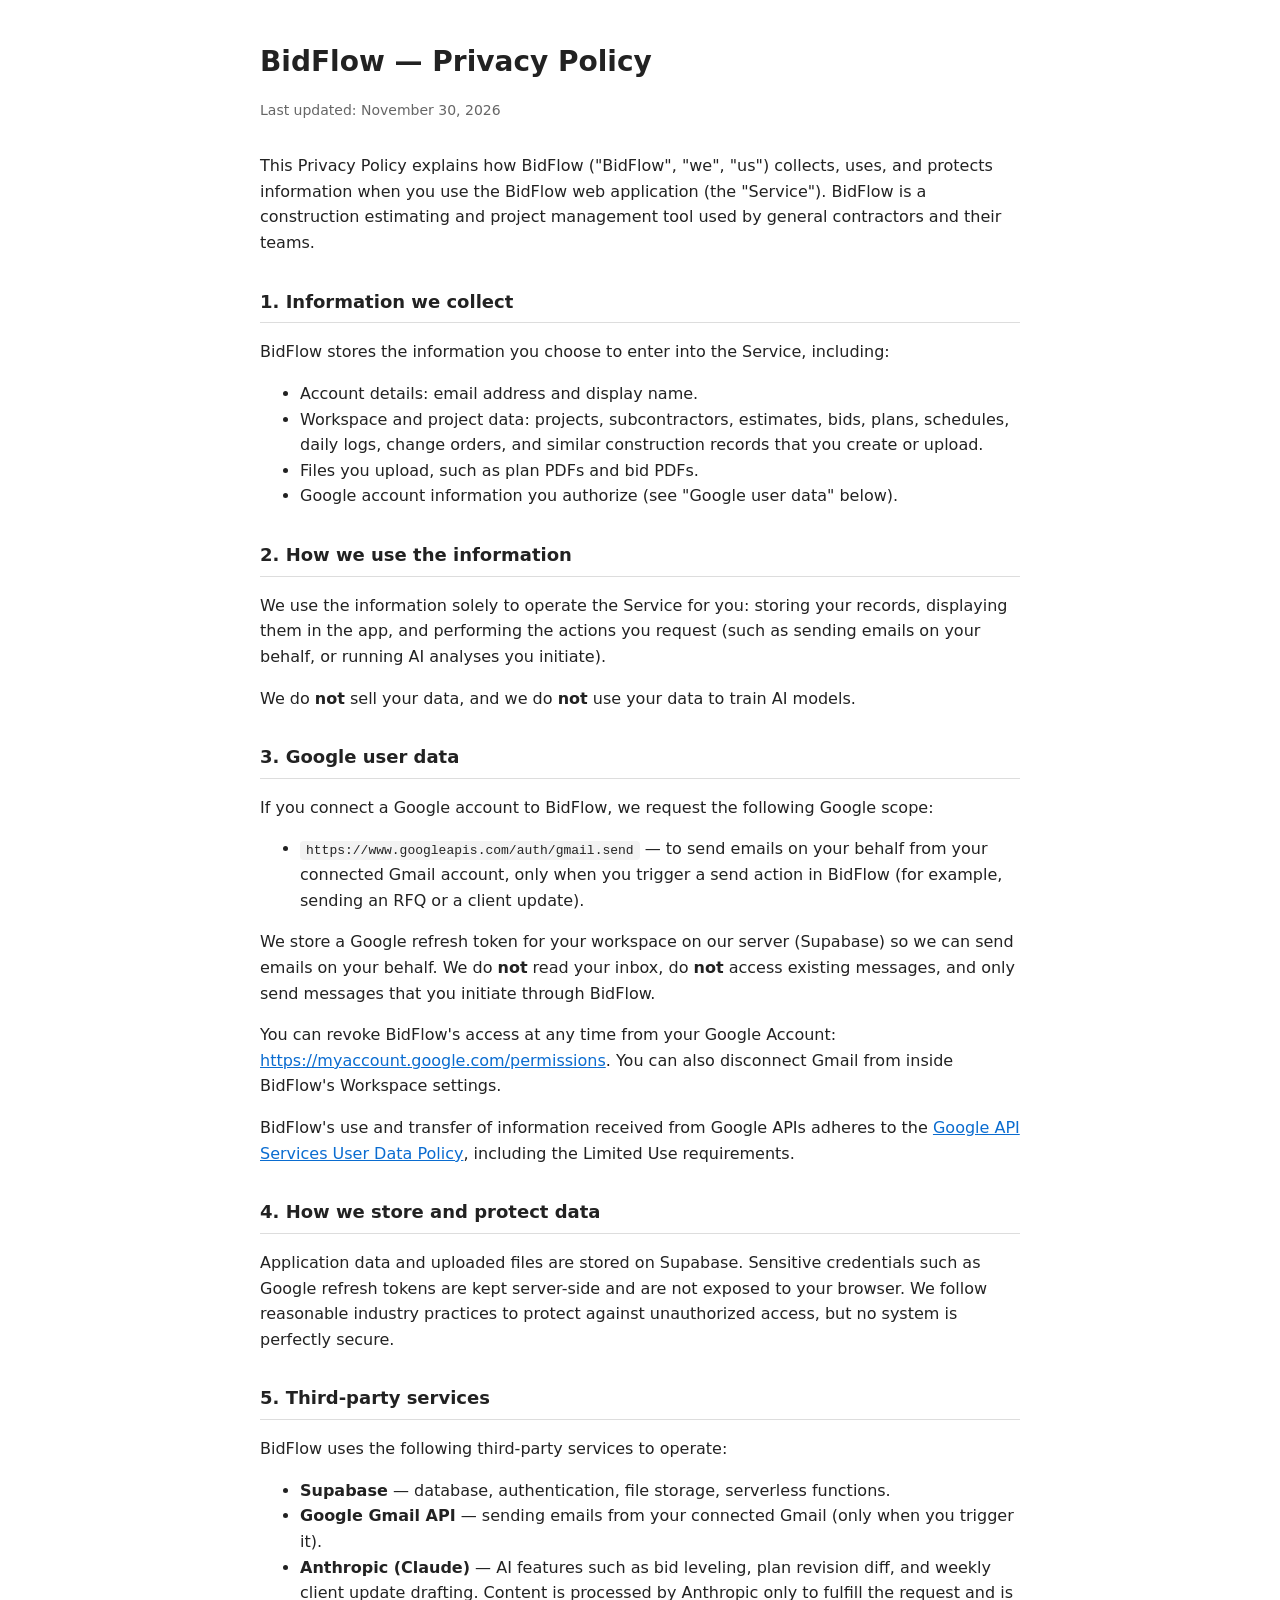
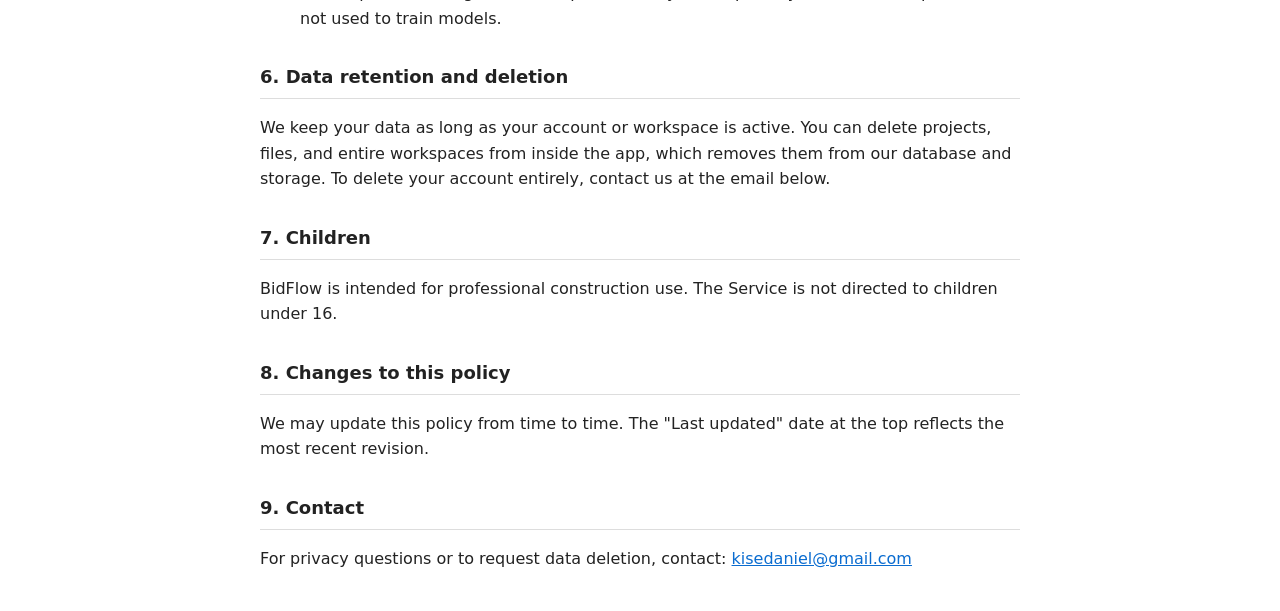
<file: privacy.html>
<!doctype html>
<html lang="en">
<head>
<meta charset="utf-8">
<meta name="viewport" content="width=device-width,initial-scale=1">
<title>BidFlow — Privacy Policy</title>
<style>
  body{max-width:760px;margin:40px auto;padding:0 20px;font-family:system-ui,-apple-system,sans-serif;color:#222;line-height:1.6}
  h1{font-size:28px;margin-bottom:4px}
  h2{font-size:18px;margin-top:32px;border-bottom:1px solid #ddd;padding-bottom:6px}
  .meta{color:#666;font-size:14px;margin-bottom:32px}
  a{color:#0a6cd0}
  code{background:#f3f3f3;padding:2px 6px;border-radius:4px;font-size:13px}
</style>
</head>
<body>

<h1>BidFlow — Privacy Policy</h1>
<p class="meta">Last updated: November 30, 2026</p>

<p>This Privacy Policy explains how BidFlow ("BidFlow", "we", "us") collects, uses, and protects information when you use the BidFlow web application (the "Service"). BidFlow is a construction estimating and project management tool used by general contractors and their teams.</p>

<h2>1. Information we collect</h2>
<p>BidFlow stores the information you choose to enter into the Service, including:</p>
<ul>
  <li>Account details: email address and display name.</li>
  <li>Workspace and project data: projects, subcontractors, estimates, bids, plans, schedules, daily logs, change orders, and similar construction records that you create or upload.</li>
  <li>Files you upload, such as plan PDFs and bid PDFs.</li>
  <li>Google account information you authorize (see "Google user data" below).</li>
</ul>

<h2>2. How we use the information</h2>
<p>We use the information solely to operate the Service for you: storing your records, displaying them in the app, and performing the actions you request (such as sending emails on your behalf, or running AI analyses you initiate).</p>
<p>We do <strong>not</strong> sell your data, and we do <strong>not</strong> use your data to train AI models.</p>

<h2>3. Google user data</h2>
<p>If you connect a Google account to BidFlow, we request the following Google scope:</p>
<ul>
  <li><code>https://www.googleapis.com/auth/gmail.send</code> — to send emails on your behalf from your connected Gmail account, only when you trigger a send action in BidFlow (for example, sending an RFQ or a client update).</li>
</ul>
<p>We store a Google refresh token for your workspace on our server (Supabase) so we can send emails on your behalf. We do <strong>not</strong> read your inbox, do <strong>not</strong> access existing messages, and only send messages that you initiate through BidFlow.</p>
<p>You can revoke BidFlow's access at any time from your Google Account: <a href="https://myaccount.google.com/permissions" target="_blank" rel="noopener">https://myaccount.google.com/permissions</a>. You can also disconnect Gmail from inside BidFlow's Workspace settings.</p>
<p>BidFlow's use and transfer of information received from Google APIs adheres to the <a href="https://developers.google.com/terms/api-services-user-data-policy" target="_blank" rel="noopener">Google API Services User Data Policy</a>, including the Limited Use requirements.</p>

<h2>4. How we store and protect data</h2>
<p>Application data and uploaded files are stored on Supabase. Sensitive credentials such as Google refresh tokens are kept server-side and are not exposed to your browser. We follow reasonable industry practices to protect against unauthorized access, but no system is perfectly secure.</p>

<h2>5. Third-party services</h2>
<p>BidFlow uses the following third-party services to operate:</p>
<ul>
  <li><strong>Supabase</strong> — database, authentication, file storage, serverless functions.</li>
  <li><strong>Google Gmail API</strong> — sending emails from your connected Gmail (only when you trigger it).</li>
  <li><strong>Anthropic (Claude)</strong> — AI features such as bid leveling, plan revision diff, and weekly client update drafting. Content is processed by Anthropic only to fulfill the request and is not used to train models.</li>
</ul>

<h2>6. Data retention and deletion</h2>
<p>We keep your data as long as your account or workspace is active. You can delete projects, files, and entire workspaces from inside the app, which removes them from our database and storage. To delete your account entirely, contact us at the email below.</p>

<h2>7. Children</h2>
<p>BidFlow is intended for professional construction use. The Service is not directed to children under 16.</p>

<h2>8. Changes to this policy</h2>
<p>We may update this policy from time to time. The "Last updated" date at the top reflects the most recent revision.</p>

<h2>9. Contact</h2>
<p>For privacy questions or to request data deletion, contact: <a href="mailto:kisedaniel@gmail.com">kisedaniel@gmail.com</a></p>

</body>
</html>
</file>
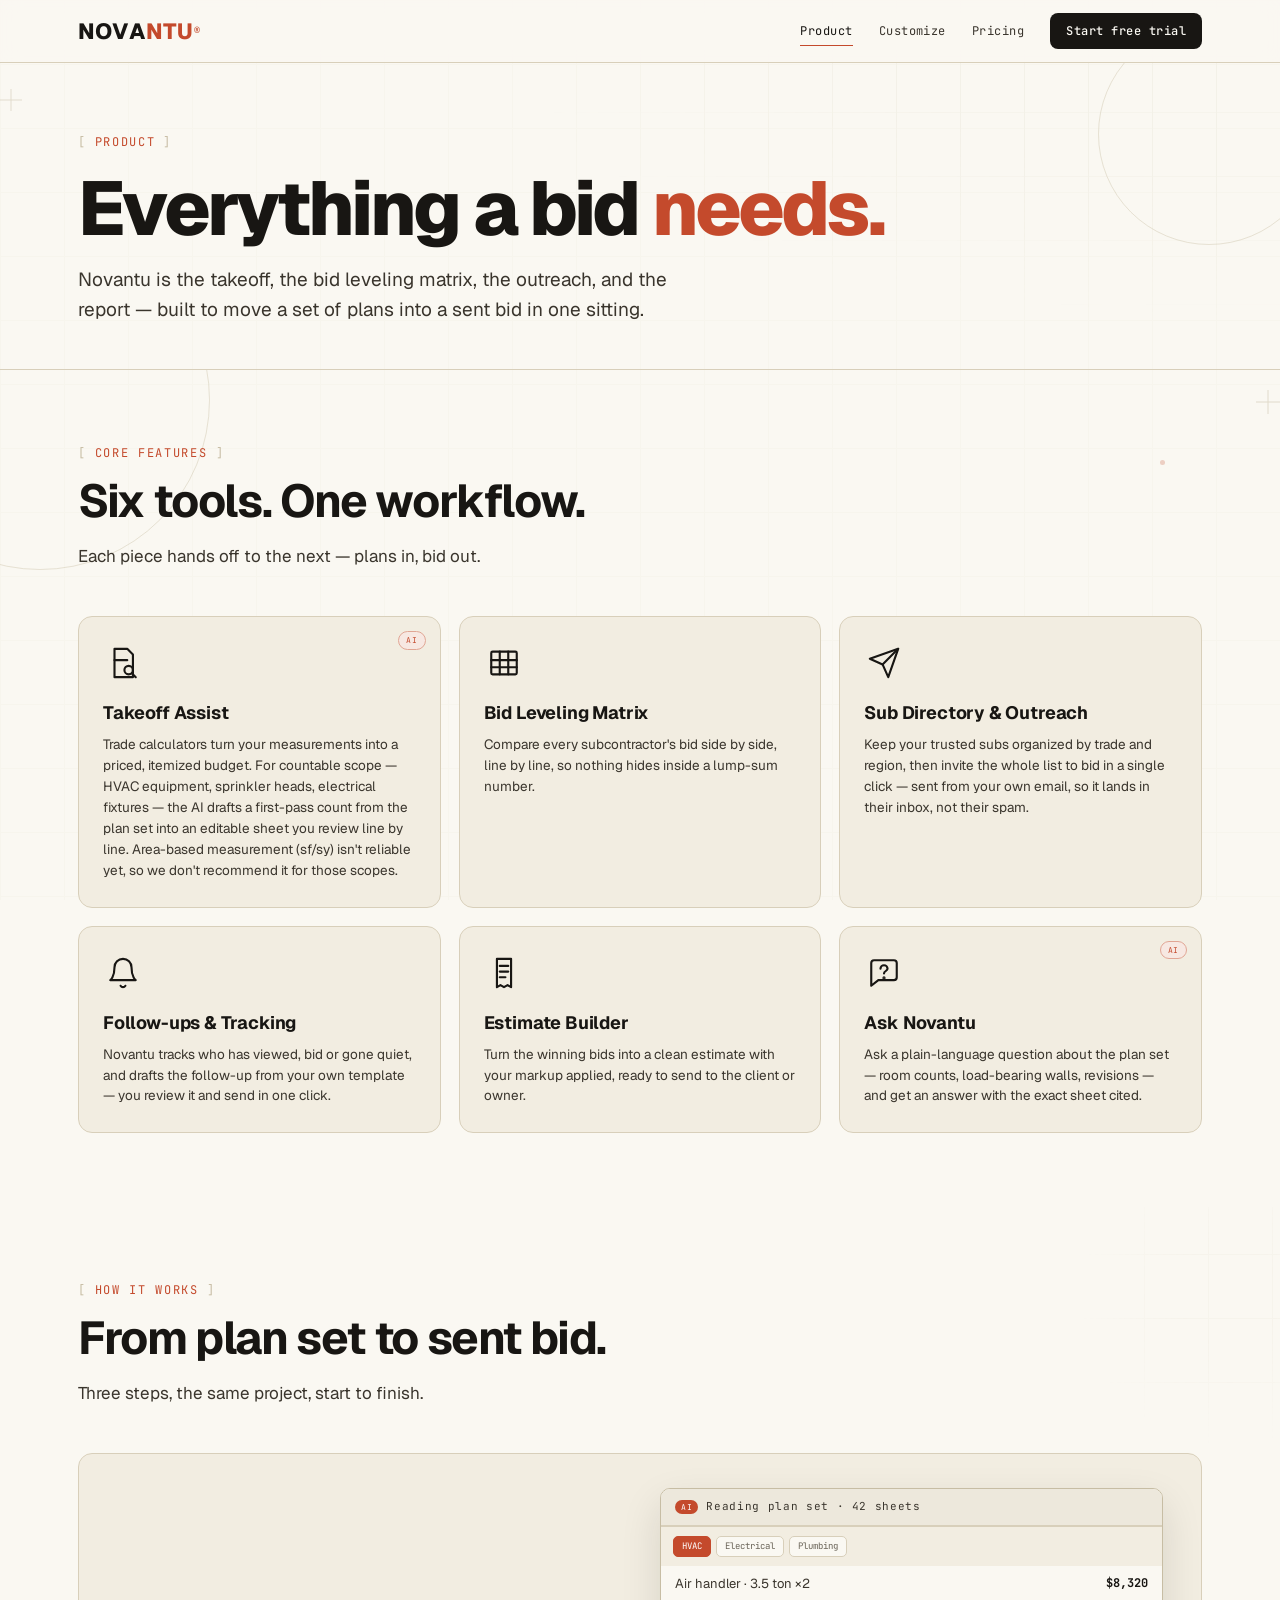
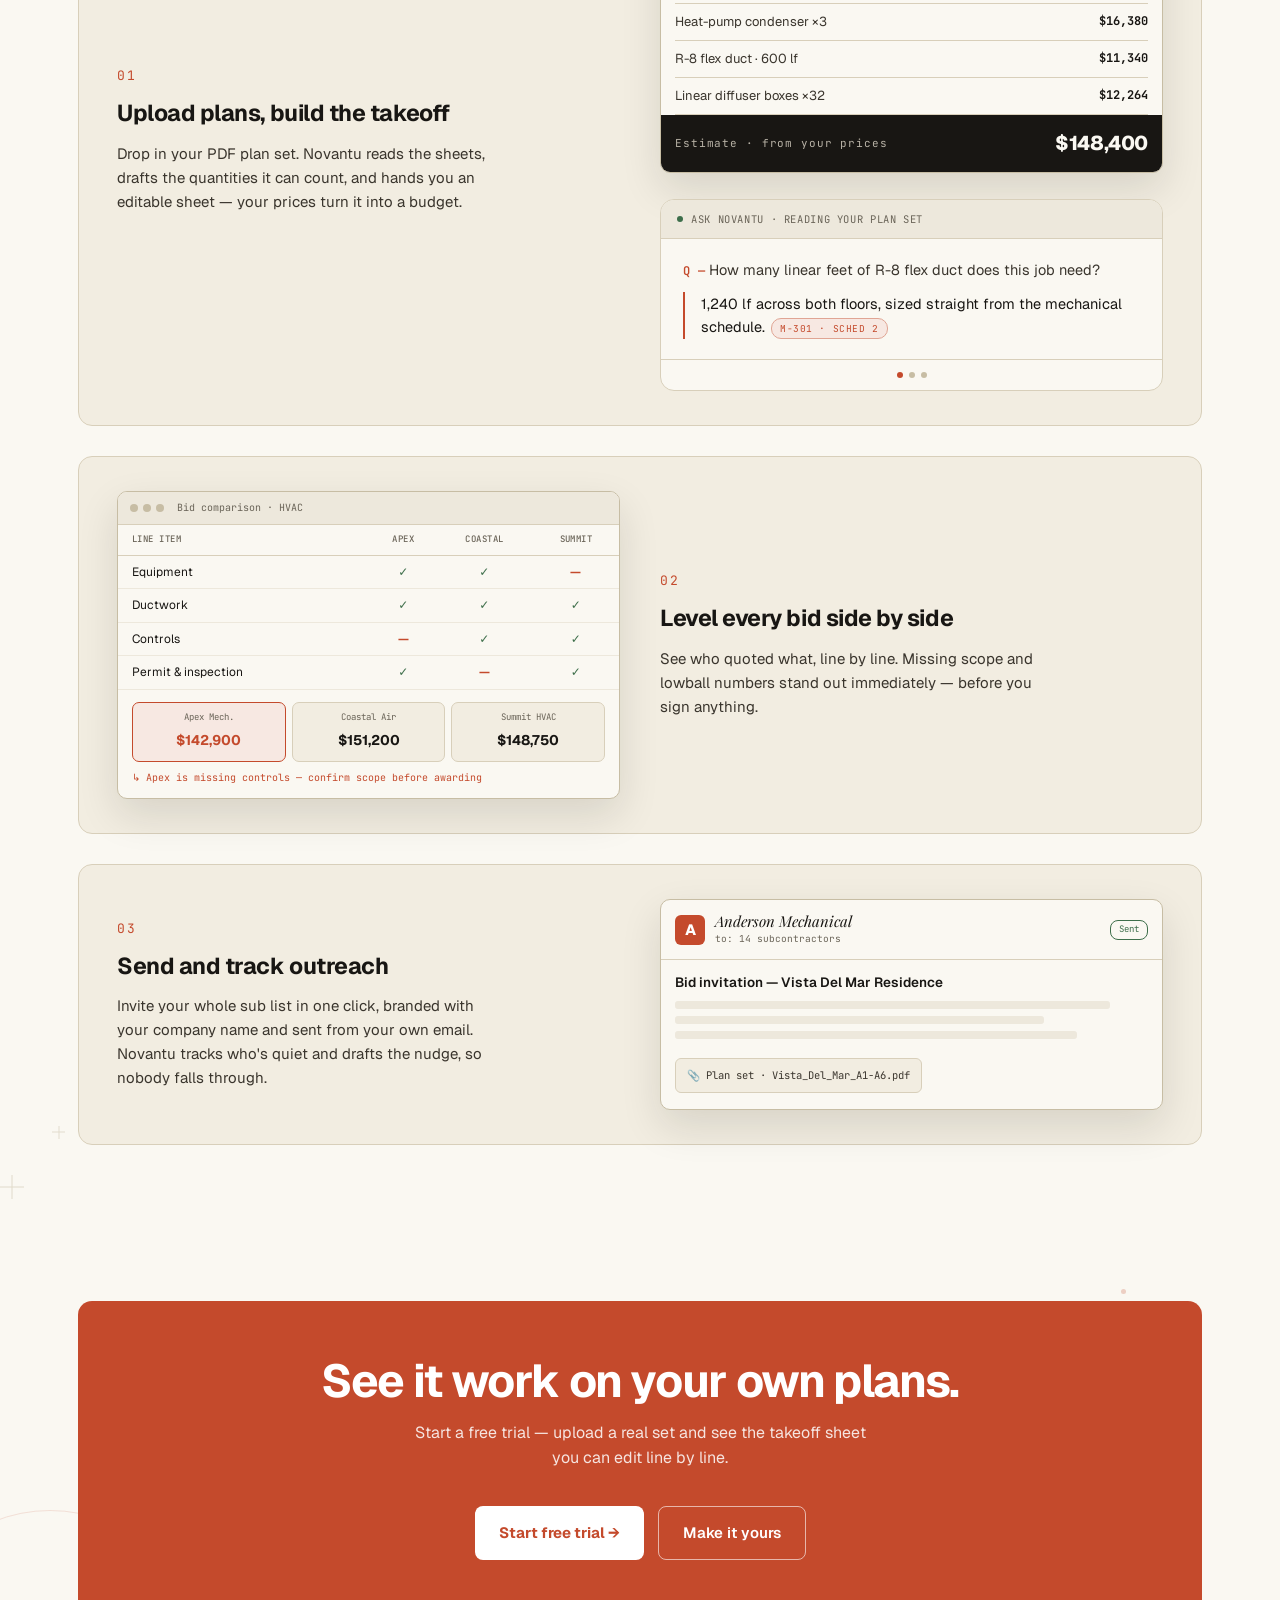
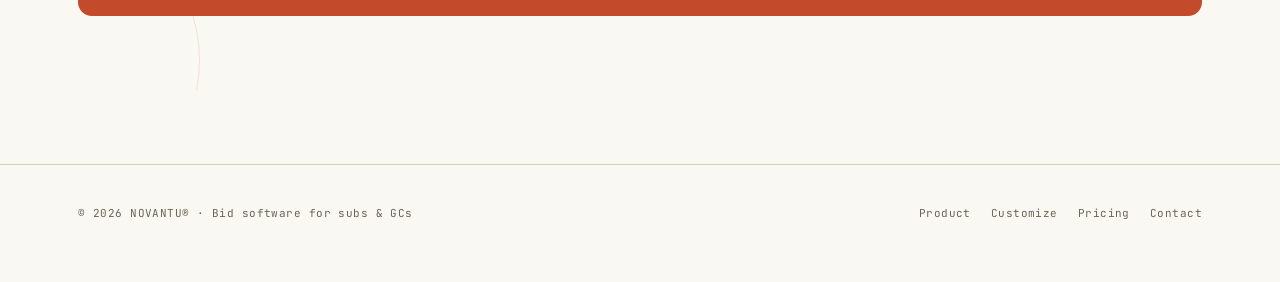
<file: product.html>
<!DOCTYPE html>
<!--
  NOVANTU® — Product page. Copyright © 2026 NOVANTU. All rights reserved.
  PROPRIETARY AND CONFIDENTIAL — licensed for use, not for copying,
  reproduction, reverse-engineering, scraping or AI ingestion.
  Build ref: NVT-9F4C21A-2026 (provenance marker — do not remove)
-->
<html lang="en">
<head>
<meta charset="utf-8">
<meta name="viewport" content="width=device-width, initial-scale=1.0">
<title>NOVANTU® — Product</title>
<meta name="description" content="Novantu: takeoff assist, bid leveling, sub outreach and estimating — plans in, bid out, in one sitting.">
<meta name="copyright" content="© 2026 NOVANTU — proprietary, all rights reserved">
<link rel="preconnect" href="https://fonts.googleapis.com">
<link href="https://fonts.googleapis.com/css2?family=Geist:wght@300;400;500;600;700;800&family=Space+Grotesk:wght@400;500;600;700&family=Fraunces:opsz,wght@9..144,400;9..144,500;9..144,600&family=IBM+Plex+Sans:wght@400;500;600;700&family=JetBrains+Mono:wght@400;500;600&family=Playfair+Display:ital,wght@1,500&display=swap" rel="stylesheet">
<link rel="icon" href="favicon.svg" type="image/svg+xml">
<link rel="apple-touch-icon" href="favicon.svg">
<link rel="stylesheet" href="novantu.css">
</head>
<body>
<nav><div class="wrap nav-in">
  <a href="index.html" class="brand" aria-label="Novantu home"><span class="lt b">N</span><span class="lt b">O</span><span class="lt b">V</span><span class="lt b">A</span><span class="lt f">N</span><span class="lt f">T</span><span class="lt f">U</span><sup>®</sup></a>
  <div class="nav-links">
    <a href="product.html" class="on">Product</a>
    <a href="customize.html">Customize</a>
    <a href="pricing.html">Pricing</a>
    <a href="pricing.html" class="nav-cta">Start free trial</a>
  </div>
</div></nav>

<header class="page-hero">
  <span class="corner" style="top:26px;left:0;color:var(--line2)"><svg viewBox="0 0 24 24" fill="none" stroke="currentColor" stroke-width="1"><path d="M12 0v24M0 12h24"/></svg></span>
  <div class="wrap">
    <div class="sec-label reveal">PRODUCT</div>
    <h1 class="reveal d1">Everything a bid <span class="f">needs.</span></h1>
    <p class="ph-sub reveal d2">Novantu is the takeoff, the bid leveling matrix, the outreach, and the report — built to move a set of plans into a sent bid in one sitting.</p>
  </div>
</header>

<section>
  <span class="corner" style="top:20px;right:0;color:var(--line2)"><svg viewBox="0 0 24 24" fill="none" stroke="currentColor" stroke-width="1"><path d="M12 0v24M0 12h24"/></svg></span>
  <span class="sec-ring" style="width:340px;height:340px;top:-140px;left:-130px"></span>
  <span class="orn-dot" style="top:90px;right:9%"></span>
  <div class="wrap">
    <div class="sec-label">CORE FEATURES</div>
    <h2>Six tools. One workflow.</h2>
    <p class="sec-intro">Each piece hands off to the next — plans in, bid out.</p>
    <div class="feat-grid">
      <div class="feat"><span class="tag">AI</span>
        <div class="ic"><svg viewBox="0 0 24 24" fill="none" stroke="currentColor" stroke-width="1.5" stroke-linecap="round" stroke-linejoin="round"><path d="M6 2h9l4 4v16H6z"/><path d="M6 10h9"/><circle cx="16" cy="17" r="3"/><path d="M18.2 19.2 21 22"/></svg></div>
        <h3>Takeoff Assist</h3>
        <p>Trade calculators turn your measurements into a priced, itemized budget. For countable scope — HVAC equipment, sprinkler heads, electrical fixtures — the AI drafts a first-pass count from the plan set into an editable sheet you review line by line. Area-based measurement (sf/sy) isn't reliable yet, so we don't recommend it for those scopes.</p>
      </div>
      <div class="feat">
        <div class="ic"><svg viewBox="0 0 24 24" fill="none" stroke="currentColor" stroke-width="1.5" stroke-linecap="round" stroke-linejoin="round"><rect x="3" y="4" width="18" height="16" rx="1"/><path d="M3 10h18M3 15h18M9 4v16M15 4v16"/></svg></div>
        <h3>Bid Leveling Matrix</h3>
        <p>Compare every subcontractor's bid side by side, line by line, so nothing hides inside a lump-sum number.</p>
      </div>
      <div class="feat">
        <div class="ic"><svg viewBox="0 0 24 24" fill="none" stroke="currentColor" stroke-width="1.5" stroke-linecap="round" stroke-linejoin="round"><path d="M22 2 11 13"/><path d="M22 2 15 22l-4-9-9-4Z"/></svg></div>
        <h3>Sub Directory &amp; Outreach</h3>
        <p>Keep your trusted subs organized by trade and region, then invite the whole list to bid in a single click — sent from your own email, so it lands in their inbox, not their spam.</p>
      </div>
      <div class="feat">
        <div class="ic"><svg viewBox="0 0 24 24" fill="none" stroke="currentColor" stroke-width="1.5" stroke-linecap="round" stroke-linejoin="round"><path d="M18 8a6 6 0 1 0-12 0c0 7-3 9-3 9h18s-3-2-3-9"/><path d="M13.7 21a2 2 0 0 1-3.4 0"/></svg></div>
        <h3>Follow-ups &amp; Tracking</h3>
        <p>Novantu tracks who has viewed, bid or gone quiet, and drafts the follow-up from your own template — you review it and send in one click.</p>
      </div>
      <div class="feat">
        <div class="ic"><svg viewBox="0 0 24 24" fill="none" stroke="currentColor" stroke-width="1.5" stroke-linecap="round" stroke-linejoin="round"><path d="M7 2h10v20l-2.5-1.5L12 22l-2.5-1.5L7 22Z"/><path d="M9 7h6M9 11h6M9 15h4"/></svg></div>
        <h3>Estimate Builder</h3>
        <p>Turn the winning bids into a clean estimate with your markup applied, ready to send to the client or owner.</p>
      </div>
      <div class="feat"><span class="tag">AI</span>
        <div class="ic"><svg viewBox="0 0 24 24" fill="none" stroke="currentColor" stroke-width="1.5" stroke-linecap="round" stroke-linejoin="round"><path d="M21 15a2 2 0 0 1-2 2H8l-5 4V5a2 2 0 0 1 2-2h14a2 2 0 0 1 2 2z"/><path d="M9.5 9a2.5 2.5 0 0 1 5 0c0 1.5-2.5 1.7-2.5 3.3"/><circle cx="12" cy="15.5" r=".4" fill="currentColor"/></svg></div>
        <h3>Ask Novantu</h3>
        <p>Ask a plain-language question about the plan set — room counts, load-bearing walls, revisions — and get an answer with the exact sheet cited.</p>
      </div>
    </div>
  </div>
</section>

<section>
  <span class="corner" style="bottom:20px;left:0;color:var(--line2)"><svg viewBox="0 0 24 24" fill="none" stroke="currentColor" stroke-width="1"><path d="M12 0v24M0 12h24"/></svg></span>
  <span class="sec-grid" style="width:300px;height:300px;top:-60px;right:-100px"></span>
  <span class="orn-plus" style="bottom:80px;left:52px"></span>
  <div class="wrap">
    <div class="sec-label">HOW IT WORKS</div>
    <h2>From plan set to sent bid.</h2>
    <p class="sec-intro">Three steps, the same project, start to finish.</p>
    <div class="how-rows">
      <div class="how-row">
        <div class="how-copy">
          <div class="how-num">01</div>
          <h4>Upload plans, build the takeoff</h4>
          <p>Drop in your PDF plan set. Novantu reads the sheets, drafts the quantities it can count, and hands you an editable sheet — your prices turn it into a budget.</p>
        </div>
        <div class="how-vis">
          <div class="mk">
            <div class="mk-h"><span class="mk-ai">AI</span>Reading plan set · 42 sheets</div>
            <div class="mk-tabs"><div class="mk-tab on">HVAC</div><div class="mk-tab">Electrical</div><div class="mk-tab">Plumbing</div></div>
            <div class="mk-lines">
              <div class="mk-line"><span>Air handler · 3.5 ton ×2</span><b>$8,320</b></div>
              <div class="mk-line"><span>Heat-pump condenser ×3</span><b>$16,380</b></div>
              <div class="mk-line"><span>R-8 flex duct · 600 lf</span><b>$11,340</b></div>
              <div class="mk-line"><span>Linear diffuser boxes ×32</span><b>$12,264</b></div>
            </div>
            <div class="mk-total"><span>Estimate · from your prices</span><b>$148,400</b></div>
          </div>
          <div class="ai-qa">
            <div class="ai-qa-head"><span class="dot"></span>Ask Novantu · reading your plan set</div>
            <div class="ai-qa-body"><div class="ai-qa-q" id="qaQ"></div><div class="ai-qa-a" id="qaA"></div></div>
            <div class="ai-qa-dots" id="qaDots"></div>
          </div>
        </div>
      </div>

      <div class="how-row reverse">
        <div class="how-copy">
          <div class="how-num">02</div>
          <h4>Level every bid side by side</h4>
          <p>See who quoted what, line by line. Missing scope and lowball numbers stand out immediately — before you sign anything.</p>
        </div>
        <div class="how-vis">
          <div class="mk">
            <div class="mk-bar"><div class="mk-dot"></div><div class="mk-dot"></div><div class="mk-dot"></div><span class="mk-tt">Bid comparison · HVAC</span></div>
            <table class="mk-matrix">
              <thead><tr><th>Line item</th><th>Apex</th><th>Coastal</th><th>Summit</th></tr></thead>
              <tbody>
                <tr><td>Equipment</td><td class="y">✓</td><td class="y">✓</td><td class="n">—</td></tr>
                <tr><td>Ductwork</td><td class="y">✓</td><td class="y">✓</td><td class="y">✓</td></tr>
                <tr><td>Controls</td><td class="n">—</td><td class="y">✓</td><td class="y">✓</td></tr>
                <tr><td>Permit &amp; inspection</td><td class="y">✓</td><td class="n">—</td><td class="y">✓</td></tr>
              </tbody>
            </table>
            <div class="mk-bids">
              <div class="mk-bid flag"><span>Apex Mech.</span><b>$142,900</b></div>
              <div class="mk-bid"><span>Coastal Air</span><b>$151,200</b></div>
              <div class="mk-bid"><span>Summit HVAC</span><b>$148,750</b></div>
            </div>
            <div class="mk-flagnote">↳ Apex is missing controls — confirm scope before awarding</div>
          </div>
        </div>
      </div>

      <div class="how-row">
        <div class="how-copy">
          <div class="how-num">03</div>
          <h4>Send and track outreach</h4>
          <p>Invite your whole sub list in one click, branded with your company name and sent from your own email. Novantu tracks who's quiet and drafts the nudge, so nobody falls through.</p>
        </div>
        <div class="how-vis">
          <div class="mk">
            <div class="mk-mailhead"><div class="mk-logochip">A</div><div><div class="mk-from">Anderson Mechanical</div><div class="mk-to">to: 14 subcontractors</div></div><span class="mk-sent">Sent</span></div>
            <div class="mk-subj">Bid invitation — Vista Del Mar Residence</div>
            <div class="mk-mailbody">
              <div class="mk-mline a"></div><div class="mk-mline b"></div><div class="mk-mline c"></div>
              <div class="mk-attach">📎 Plan set · Vista_Del_Mar_A1-A6.pdf</div>
            </div>
          </div>
        </div>
      </div>
    </div>
  </div>
</section>

<section>
  <span class="sec-ring accent" style="width:300px;height:300px;bottom:-120px;left:-100px"></span>
  <span class="orn-dot" style="top:70px;right:12%"></span>
  <div class="wrap">
    <div class="final">
      <h2>See it work on your own plans.</h2>
      <p>Start a free trial — upload a real set and see the takeoff sheet you can edit line by line.</p>
      <div class="hero-cta" style="justify-content:center">
        <a href="pricing.html" class="btn btn-light">Start free trial →</a>
        <a href="customize.html" class="btn btn-ghost" style="border-color:rgba(255,255,255,.6);color:#fff">Make it yours</a>
      </div>
    </div>
  </div>
</section>

<footer><div class="wrap foot-in">
  <span>© 2026 NOVANTU® · Bid software for subs &amp; GCs</span>
  <div style="display:flex;gap:20px">
    <a href="product.html">Product</a>
    <a href="customize.html">Customize</a>
    <a href="pricing.html">Pricing</a>
    <a href="mailto:novantuinfo@novantu.app">Contact</a>
  </div>
</div></footer>
<script src="novantu.js"></script>
</body>
</html>
</file>
<file: novantu.css>
/* ============================================================
   NOVANTU® — shared styles (OBRA design language)
   Bone paper · graphite ink · one plano-red accent.
   Loaded by every page.
   Copyright © 2026 NOVANTU. All rights reserved. Proprietary.
   ============================================================ */
:root{
  --bone:#faf8f2; --bone2:#f2ede1; --bone3:#ede8dc;
  --ink:#181613; --ink2:#3a352d; --ink3:#6a6458;
  --line:#d8cfba; --line2:#c7bda4;
  --plano:#c44a2c; --plano-dim:#e0a594; --plano-bg:#f7e8e2;
  --amber:#c8780f; --amber-bg:#f6ecd9;
  --green:#3d6e4a;
  --r:8px; --r2:14px;
  --sans:'Geist',system-ui,sans-serif;
  --mono:'JetBrains Mono',monospace;
}
*{margin:0;padding:0;box-sizing:border-box}
html{scroll-behavior:smooth}
body{background:var(--bone);color:var(--ink);font-family:var(--sans);line-height:1.55;-webkit-font-smoothing:antialiased;overflow-x:hidden}
::selection{background:var(--plano);color:#fff}
a{color:inherit;text-decoration:none}
body::before{content:"";position:fixed;inset:0;z-index:0;pointer-events:none;background-image:linear-gradient(var(--line2) 1px,transparent 1px),linear-gradient(90deg,var(--line2) 1px,transparent 1px);background-size:64px 64px;opacity:.05}
.wrap{max-width:1180px;margin:0 auto;padding:0 28px;position:relative;z-index:1}
em{font-style:italic}

/* ───────── nav ───────── */
nav{position:sticky;top:0;z-index:100;background:color-mix(in oklab,var(--bone) 88%,transparent);backdrop-filter:blur(10px);border-bottom:1px solid var(--line)}
.nav-in{display:flex;align-items:center;justify-content:space-between;height:62px}
.brand{font-family:var(--sans);font-weight:800;font-size:22px;letter-spacing:-1px;display:flex;align-items:center;gap:1px;cursor:pointer;user-select:none}
.brand .b{color:var(--ink)} .brand .f{color:var(--plano)}
.brand sup{font-family:var(--mono);font-size:10px;color:var(--plano);font-weight:500;margin-left:1px}
.brand .lt{display:inline-block;transition:transform 220ms cubic-bezier(.2,.8,.2,1.2),color 200ms ease;transform-origin:50% 100%;will-change:transform}
.brand:hover .lt{transform:translateY(0) scale(1.03)}
.brand .lt:hover{transform:translateY(-3px) scale(1.42);position:relative;z-index:2}
.nav-links{display:flex;align-items:center;gap:26px;font-family:var(--mono);font-size:12px;letter-spacing:.04em;color:var(--ink2)}
.nav-links a:not(.nav-cta){position:relative;padding:4px 0;transition:color .15s}
.nav-links a:not(.nav-cta):hover{color:var(--plano)}
.nav-links a:not(.nav-cta)::after{content:"";position:absolute;left:0;right:100%;bottom:-2px;height:1.5px;background:var(--plano);transition:right 220ms cubic-bezier(.2,0,0,1)}
.nav-links a:not(.nav-cta):hover::after,.nav-links a.on::after{right:0}
.nav-links a.on{color:var(--ink)}
.nav-links .nav-cta{background:var(--ink);color:var(--bone);padding:9px 16px;border-radius:var(--r);font-weight:500;transition:transform .12s,background .15s}
.nav-links .nav-cta:hover{background:var(--plano);transform:translateY(-1px)}
@media(max-width:820px){.nav-links{gap:16px} .nav-links a:not(.nav-cta):not(.keep){display:none}}

/* ───────── buttons ───────── */
.btn{font-family:var(--sans);font-weight:600;font-size:15px;padding:14px 24px;border-radius:var(--r);cursor:pointer;border:none;transition:transform .12s,box-shadow .15s,background .15s;display:inline-flex;align-items:center;gap:9px}
.btn:active{transform:translateY(1px) scale(.98)}
.btn-primary{background:var(--plano);color:#fff;box-shadow:0 2px 0 #9a3a22;position:relative;overflow:hidden;isolation:isolate}
.btn-primary:hover{transform:translateY(-2px);box-shadow:0 5px 14px rgba(196,74,44,.32)}
.btn-primary::after{content:"";position:absolute;inset:0;background:radial-gradient(circle,rgba(255,255,255,.55) 0%,transparent 60%);opacity:0;transform:scale(.4);transition:transform .4s cubic-bezier(.2,0,0,1),opacity .4s cubic-bezier(.2,0,0,1);pointer-events:none;z-index:-1}
.btn-primary:active::after{opacity:1;transform:scale(1.8);transition:0s}
.btn-ghost{background:transparent;color:var(--ink);border:1.5px solid var(--ink)}
.btn-ghost:hover{background:var(--ink);color:var(--bone);transform:translateY(-2px)}
.btn-light{background:#fff;color:var(--plano);font-weight:700}
.btn-light:hover{transform:translateY(-2px);box-shadow:0 8px 20px rgba(0,0,0,.2)}

/* ───────── section shell ───────── */
section{padding:74px 0;position:relative;overflow:hidden}
section::before{
  content:"";position:absolute;left:0;right:0;top:0;height:1px;pointer-events:none;
}
.sec-ornament{position:absolute;pointer-events:none;opacity:.5;z-index:0}
.sec-ornament svg{display:block}

/* ── drafting ornaments for the big open areas ─────────────────────────────
   The same language as the page-hero: a faint compass ring, a patch of grid,
   and survey plus-marks. All are decorative only — pointer-events:none and
   z-index:0, so they sit behind .wrap (z-index:1) and never catch a click.
   section{overflow:hidden} clips whatever bleeds past the edge.            */
.sec-ring{
  position:absolute;border:1px solid var(--line2);border-radius:50%;
  opacity:.4;pointer-events:none;z-index:0;
}
.sec-ring.thin{opacity:.26}
.sec-ring.accent{border-color:var(--plano-dim);opacity:.3}
.sec-grid{
  position:absolute;pointer-events:none;z-index:0;opacity:.07;
  background-image:
    repeating-linear-gradient(0deg, var(--line2) 0 1px, transparent 1px 64px),
    repeating-linear-gradient(90deg, var(--line2) 0 1px, transparent 1px 64px);
  -webkit-mask-image:radial-gradient(ellipse at center, #000 22%, transparent 72%);
  mask-image:radial-gradient(ellipse at center, #000 22%, transparent 72%);
}
.orn-plus{position:absolute;width:13px;height:13px;pointer-events:none;z-index:0;opacity:.45}
.orn-plus::before,.orn-plus::after{content:"";position:absolute;background:var(--line2)}
.orn-plus::before{left:50%;top:0;width:1px;height:100%;transform:translateX(-50%)}
.orn-plus::after{top:50%;left:0;height:1px;width:100%;transform:translateY(-50%)}
.orn-dot{position:absolute;width:5px;height:5px;border-radius:50%;background:var(--plano-dim);opacity:.5;pointer-events:none;z-index:0}
/* Narrow screens have no spare margin — the ornaments would crowd the copy. */
@media(max-width:900px){.sec-ring,.sec-grid,.orn-plus,.orn-dot{display:none}}
.sec-label{font-family:var(--mono);font-size:12px;letter-spacing:.14em;text-transform:uppercase;color:var(--plano);margin-bottom:14px;display:flex;align-items:center;gap:8px}
.sec-label::before{content:"[";color:var(--line2)} .sec-label::after{content:"]";color:var(--line2)}
h2{font-family:var(--sans);font-weight:700;font-size:clamp(30px,4.5vw,46px);letter-spacing:-.03em;line-height:1.05;max-width:760px}
.sec-intro{font-family:var(--sans);font-size:17px;color:var(--ink2);max-width:620px;margin-top:18px;line-height:1.6}

/* ───────── page hero (interior pages) ───────── */
.page-hero{padding:70px 0 44px;border-bottom:1px solid var(--line);position:relative;overflow:hidden}
.page-hero .corner{position:absolute;width:22px;height:22px;opacity:.5;top:22px;left:0}
.page-hero .corner svg{width:100%;height:100%}
.page-hero::before{
  content:"";position:absolute;inset:0;pointer-events:none;z-index:0;
  background-image:
    repeating-linear-gradient(0deg, var(--line2) 0 1px, transparent 1px 64px),
    repeating-linear-gradient(90deg, var(--line2) 0 1px, transparent 1px 64px);
  opacity:.07;
  -webkit-mask-image:radial-gradient(ellipse 70% 100% at 100% 0%, #000 40%, transparent 85%);
  mask-image:radial-gradient(ellipse 70% 100% at 100% 0%, #000 40%, transparent 85%);
}
.page-hero::after{
  content:"";position:absolute;right:-40px;top:-40px;width:220px;height:220px;
  border:1px solid var(--line2);border-radius:50%;opacity:.4;pointer-events:none;z-index:0;
}
.page-hero .wrap{position:relative;z-index:1}
.ornament-plus{position:absolute;width:14px;height:14px;opacity:.35;color:var(--line2);pointer-events:none}
.ornament-plus svg{width:100%;height:100%}
.ornament-dot{position:absolute;width:6px;height:6px;border-radius:50%;background:var(--plano-dim);opacity:.5;pointer-events:none}
.page-hero h1{font-family:var(--sans);font-weight:800;font-size:clamp(40px,6.5vw,76px);line-height:.96;letter-spacing:-.04em;margin-top:20px}
.page-hero h1 .f{color:var(--plano)}
.page-hero .ph-sub{font-family:var(--sans);font-size:clamp(16px,2vw,19px);color:var(--ink2);max-width:600px;margin-top:20px;line-height:1.6}

/* ───────── hero (home) ───────── */
header.home{padding:84px 0 64px;position:relative}
.eyebrow{display:inline-flex;align-items:center;gap:8px;font-family:var(--mono);font-size:12px;letter-spacing:.12em;color:var(--ink3);text-transform:uppercase;margin-bottom:24px}
.eyebrow .tick{width:6px;height:14px;background:var(--plano);display:inline-block}
.for-badge{font-family:var(--mono);font-size:11px;letter-spacing:.06em;color:var(--plano);background:var(--plano-bg);border:1px solid var(--plano-dim);padding:4px 10px;border-radius:20px;white-space:nowrap;flex-shrink:0}
h1.hero{font-family:var(--sans);font-weight:800;font-size:clamp(48px,9vw,116px);line-height:.92;letter-spacing:-.045em;margin:0 0 8px}
h1.hero .b{color:var(--ink);display:block} h1.hero .f{color:var(--plano);display:block}
.hero-sub{font-family:var(--sans);font-size:clamp(16px,1.9vw,20px);color:var(--ink2);margin-top:24px;max-width:560px;line-height:1.55}
.hero-tag{font-family:var(--mono);font-size:12.5px;color:var(--ink3);letter-spacing:.03em;margin-top:16px;max-width:560px;line-height:1.7}
.hero-cta{display:flex;gap:14px;margin-top:36px;flex-wrap:wrap}
.corner{position:absolute;width:24px;height:24px;opacity:.5}.corner svg{width:100%;height:100%}

/* reveal */
.reveal{opacity:0;transform:translateY(18px);animation:rise .7s cubic-bezier(.2,.7,.2,1) forwards}
@keyframes rise{to{opacity:1;transform:translateY(0)}}
.d1{animation-delay:.05s}.d2{animation-delay:.15s}.d3{animation-delay:.28s}.d4{animation-delay:.4s}.d5{animation-delay:.52s}

/* stat strip */
.stat-strip{display:flex;gap:0;margin-top:56px;border:1px solid var(--line);border-radius:var(--r2);overflow:hidden;background:var(--bone2);flex-wrap:wrap}
.stat{flex:1;min-width:150px;padding:20px 22px;border-right:1px solid var(--line)}
.stat:last-child{border-right:none}
.stat .n{font-family:var(--sans);font-weight:700;font-size:30px;letter-spacing:-.02em;color:var(--ink)}
.stat .n .u{color:var(--plano)}
.stat .l{font-family:var(--mono);font-size:10.5px;letter-spacing:.06em;color:var(--ink3);text-transform:uppercase;margin-top:4px}

/* ───────── teaser cards (home → other pages) ───────── */
.teaser-grid{display:grid;grid-template-columns:repeat(3,1fr);gap:18px;margin-top:46px}
@media(max-width:860px){.teaser-grid{grid-template-columns:1fr}}
.teaser{display:flex;flex-direction:column;background:var(--bone2);border:1px solid var(--line);border-radius:var(--r2);padding:28px 26px;transition:transform .18s,box-shadow .18s,border-color .18s}
.teaser:hover{transform:translateY(-4px);box-shadow:0 14px 32px rgba(24,22,19,.09);border-color:var(--line2)}
.teaser .tnum{font-family:var(--mono);font-size:11px;letter-spacing:.14em;color:var(--plano)}
.teaser h3{font-family:var(--sans);font-weight:700;font-size:21px;letter-spacing:-.02em;margin:12px 0 8px}
.teaser p{font-size:14px;color:var(--ink2);line-height:1.6;flex:1}
.teaser .tgo{font-family:var(--mono);font-size:12px;letter-spacing:.04em;color:var(--plano);margin-top:18px;display:inline-flex;align-items:center;gap:7px;transition:gap .18s}
.teaser:hover .tgo{gap:12px}

/* ───────── white-label band ───────── */
.wl-band{background:var(--ink);color:var(--bone);border-radius:var(--r2);padding:48px 44px;margin-top:8px;position:relative;overflow:hidden}
.wl-band::after{content:"";position:absolute;right:-60px;top:-60px;width:280px;height:280px;border:1px solid rgba(250,248,242,.08);border-radius:50%}
.wl-band::before{content:"";position:absolute;right:10px;bottom:-90px;width:200px;height:200px;border:1px solid rgba(250,248,242,.06);border-radius:50%}
.wl-grid{display:grid;grid-template-columns:1.1fr .9fr;gap:44px;align-items:center;position:relative;z-index:1}
@media(max-width:820px){.wl-grid{grid-template-columns:1fr;gap:30px}}
.wl-band h2{color:var(--bone)} .wl-band .sec-label{color:var(--plano-dim)}
.wl-band p{color:#cfc9bd;font-size:16px;margin-top:16px;line-height:1.65}
.wl-points{display:flex;flex-direction:column;gap:13px;margin-top:24px}
.wl-point{display:flex;gap:12px;align-items:flex-start;font-size:14.5px;color:#ddd7cb}
.wl-point .dot{flex-shrink:0;width:7px;height:7px;border-radius:2px;background:var(--plano);margin-top:7px}
.wl-mock{background:var(--bone);border-radius:var(--r2);padding:20px;box-shadow:0 24px 60px rgba(0,0,0,.4)}
.wl-mock .mock-top{display:flex;align-items:center;gap:8px;margin-bottom:16px}
.wl-mock .logo-chip{width:30px;height:30px;border-radius:6px;background:var(--plano);display:flex;align-items:center;justify-content:center;color:#fff;font-family:var(--sans);font-weight:800;font-size:14px}
.wl-mock .nh-name{font-family:'Playfair Display',serif;font-style:italic;font-weight:500;font-size:17px;color:var(--ink);line-height:1.1}
.wl-mock .nh-sub{font-family:var(--mono);font-size:8.5px;letter-spacing:.1em;color:var(--ink3);text-transform:uppercase}
.wl-mock .mock-rows{display:flex;flex-direction:column;gap:7px}
.wl-mock .mrow{height:9px;border-radius:3px;background:var(--bone3)}
.wl-mock .mrow.a{width:90%}.wl-mock .mrow.b{width:70%;background:var(--plano-bg)}.wl-mock .mrow.c{width:80%}

/* ───────── features ───────── */
.feat-grid{display:grid;grid-template-columns:repeat(3,1fr);gap:18px;margin-top:46px}
@media(max-width:880px){.feat-grid{grid-template-columns:1fr 1fr}}
@media(max-width:560px){.feat-grid{grid-template-columns:1fr}}
.feat{background:var(--bone2);border:1px solid var(--line);border-radius:var(--r2);padding:26px 24px;transition:transform .18s,box-shadow .18s,border-color .18s;position:relative;overflow:hidden}
.feat:hover{transform:translateY(-4px);box-shadow:0 14px 32px rgba(24,22,19,.09);border-color:var(--line2)}
.feat .tag{position:absolute;top:14px;right:14px;font-family:var(--mono);font-size:8px;letter-spacing:.08em;color:var(--plano);background:var(--plano-bg);border:1px solid var(--plano-dim);padding:2px 7px;border-radius:10px;text-transform:uppercase}
.feat .ic{width:40px;height:40px;color:var(--ink);margin-bottom:16px;display:flex;align-items:center;justify-content:center;transition:transform 220ms cubic-bezier(.2,0,0,1)}
.feat:hover .ic{transform:translateY(-2px) scale(1.06)}
.feat .ic svg{width:34px;height:34px}
.feat h3{font-family:var(--sans);font-weight:700;font-size:18px;letter-spacing:-.01em;margin-bottom:7px}
.feat p{font-size:13.5px;color:var(--ink2);line-height:1.55}

/* ───────── how it works · mockups ───────── */
.how-rows{display:flex;flex-direction:column;gap:30px;margin-top:46px}
.how-row{display:grid;grid-template-columns:1fr 1fr;gap:40px;align-items:center;background:var(--bone2);border:1px solid var(--line);border-radius:var(--r2);padding:34px 38px}
.how-row.reverse .how-copy{order:2} .how-row.reverse .how-vis{order:1}
@media(max-width:780px){.how-row{grid-template-columns:1fr;gap:24px;padding:26px}.how-row.reverse .how-copy{order:1}.how-row.reverse .how-vis{order:2}}
.how-num{font-family:var(--mono);font-size:13px;color:var(--plano);letter-spacing:.14em;margin-bottom:10px}
.how-copy h4{font-family:var(--sans);font-weight:700;font-size:23px;letter-spacing:-.02em;margin-bottom:10px}
.how-copy p{font-size:15px;color:var(--ink2);line-height:1.6;max-width:380px}
.mk{background:var(--bone);border:1px solid var(--line2);border-radius:10px;overflow:hidden;box-shadow:0 16px 40px rgba(24,22,19,.12);font-family:var(--sans)}
.mk-h{font-family:var(--mono);font-size:11px;letter-spacing:.06em;color:var(--ink2);background:var(--bone3);border-bottom:1px solid var(--line);padding:9px 14px;display:flex;align-items:center;gap:8px}
.mk-ai{font-family:var(--mono);font-size:8px;color:#fff;background:var(--plano);padding:1px 6px;border-radius:8px;letter-spacing:.08em}
.mk-bar{display:flex;align-items:center;gap:5px;background:var(--bone3);border-bottom:1px solid var(--line);padding:8px 12px}
.mk-dot{width:8px;height:8px;border-radius:50%;background:var(--line2)}
.mk-tt{margin-left:8px;font-family:var(--mono);font-size:10px;color:var(--ink3)}
.mk-plan-body{padding:0;line-height:0}
.mk-tabs{display:flex;gap:5px;padding:9px 12px;border-top:1px solid var(--line);background:var(--bone2)}
.mk-tab{font-family:var(--mono);font-size:9px;padding:3px 8px;border-radius:5px;background:var(--bone);border:1px solid var(--line);color:var(--ink3)}
.mk-tab.on{background:var(--plano);color:#fff;border-color:var(--plano)}
.mk-trades{display:flex;gap:8px;padding:14px}
.mk-trade{flex:1;display:flex;flex-direction:column;align-items:center;gap:6px;padding:12px 6px;border:1px solid var(--line);border-radius:8px;color:var(--ink3);background:var(--bone)}
.mk-trade svg{width:26px;height:26px}
.mk-trade span{font-family:var(--mono);font-size:9px;letter-spacing:.04em}
.mk-trade.on{border-color:var(--plano);background:var(--plano-bg);color:var(--ink)}
.mk-lines{padding:0 14px}
.mk-line{display:flex;justify-content:space-between;padding:8px 0;border-bottom:1px solid var(--line);font-size:13px;color:var(--ink2)}
.mk-line b{font-family:var(--mono);font-size:12px;color:var(--ink)}
.mk-total{display:flex;justify-content:space-between;align-items:center;padding:13px 14px;background:var(--ink);color:var(--bone)}
.mk-total span{font-family:var(--mono);font-size:11px;letter-spacing:.08em;color:#b8b2a6}
.mk-total b{font-family:var(--sans);font-weight:800;font-size:20px;letter-spacing:-.02em}
.mk-matrix{width:100%;border-collapse:collapse;font-size:12px}
.mk-matrix th{font-family:var(--mono);font-size:9px;letter-spacing:.05em;color:var(--ink3);text-transform:uppercase;text-align:center;padding:8px 6px;border-bottom:1px solid var(--line);font-weight:500}
.mk-matrix th:first-child{text-align:left;padding-left:14px}
.mk-matrix td{text-align:center;padding:7px 6px;border-bottom:1px solid var(--bone3);color:var(--ink2)}
.mk-matrix td:first-child{text-align:left;padding-left:14px;color:var(--ink)}
.mk-matrix td.y{color:var(--green);font-weight:700} .mk-matrix td.n{color:var(--plano);font-weight:700}
.mk-bids{display:flex;gap:6px;padding:12px 14px 6px}
.mk-bid{flex:1;text-align:center;border:1px solid var(--line);border-radius:7px;padding:8px 4px;background:var(--bone2)}
.mk-bid span{font-family:var(--mono);font-size:9px;color:var(--ink3);display:block;margin-bottom:3px}
.mk-bid b{font-family:var(--sans);font-weight:700;font-size:14px;color:var(--ink)}
.mk-bid.flag{border-color:var(--plano);background:var(--plano-bg)} .mk-bid.flag b{color:var(--plano)}
.mk-flagnote{font-family:var(--mono);font-size:10px;color:var(--plano);padding:2px 14px 13px}
.mk-mailhead{display:flex;align-items:center;gap:10px;padding:13px 14px;border-bottom:1px solid var(--line)}
.mk-logochip{width:30px;height:30px;border-radius:6px;background:var(--plano);color:#fff;font-weight:800;font-size:15px;display:flex;align-items:center;justify-content:center;flex-shrink:0}
.mk-from{font-family:'Playfair Display',serif;font-style:italic;font-size:15px;color:var(--ink);line-height:1.1}
.mk-to{font-family:var(--mono);font-size:9.5px;color:var(--ink3);margin-top:2px}
.mk-sent{margin-left:auto;font-family:var(--mono);font-size:9px;color:var(--green);border:1px solid var(--green);border-radius:8px;padding:2px 8px;flex-shrink:0}
.mk-subj{font-weight:600;font-size:13.5px;color:var(--ink);padding:12px 14px 8px}
.mk-mailbody{padding:0 14px 16px}
.mk-mline{height:8px;border-radius:3px;background:var(--bone3);margin-bottom:7px}
.mk-mline.a{width:92%}.mk-mline.b{width:78%}.mk-mline.c{width:85%}
.mk-attach{margin-top:12px;font-family:var(--mono);font-size:10.5px;color:var(--ink2);background:var(--bone2);border:1px solid var(--line);border-radius:6px;padding:8px 11px;display:inline-block}
.mk-line,.mk-bid{opacity:0;transform:translateX(-6px);transition:opacity .4s cubic-bezier(.2,.7,.2,1),transform .4s cubic-bezier(.2,.7,.2,1)}
.mk-matrix tbody tr{opacity:0;transition:opacity .4s ease}
.mk-line.show,.mk-bid.show,.mk-matrix tbody tr.show{opacity:1;transform:none}
.mk-total{opacity:0;transition:opacity .4s ease .1s} .mk-total.show{opacity:1}

/* ───────── Ask Novantu Q&A ───────── */
.ai-qa{margin-top:26px;border:1px solid var(--line);border-radius:var(--r2);background:var(--bone);overflow:hidden}
.ai-qa-head{display:flex;align-items:center;gap:8px;padding:11px 16px;background:var(--bone3);border-bottom:1px solid var(--line);font-family:var(--mono);font-size:10.5px;letter-spacing:.06em;color:var(--ink3);text-transform:uppercase}
.ai-qa-head .dot{width:6px;height:6px;border-radius:50%;background:var(--green);animation:qaPulse 1.4s ease-in-out infinite}
@keyframes qaPulse{0%,100%{opacity:1;transform:scale(1)}50%{opacity:.4;transform:scale(1.4)}}
.ai-qa-body{padding:20px 22px;min-height:112px}
.ai-qa-q{font-family:var(--sans);font-size:14.5px;color:var(--ink2);margin-bottom:10px;opacity:0;transform:translateY(6px);transition:opacity .35s ease,transform .35s ease}
.ai-qa-q.show{opacity:1;transform:none}
.ai-qa-q b{color:var(--plano);font-weight:600;font-family:var(--mono);font-size:12px;letter-spacing:.04em}
.ai-qa-a{font-family:var(--sans);font-size:14.5px;color:var(--ink);line-height:1.6;opacity:0;transform:translateY(6px);transition:opacity .35s ease .1s,transform .35s ease .1s;padding-left:16px;border-left:2px solid var(--plano)}
.ai-qa-a.show{opacity:1;transform:none}
.ai-qa-cite{display:inline-block;margin-left:6px;font-family:var(--mono);font-size:9.5px;letter-spacing:.06em;color:var(--plano);background:var(--plano-bg);border:1px solid var(--plano-dim);padding:2px 8px;border-radius:10px;white-space:nowrap}
.ai-qa-dots{display:flex;gap:6px;padding:12px 16px;border-top:1px solid var(--line);justify-content:center}
.ai-qa-dots span{width:6px;height:6px;border-radius:50%;background:var(--line2);cursor:pointer;transition:background .2s,transform .2s}
.ai-qa-dots span:hover{transform:scale(1.3)} .ai-qa-dots span.on{background:var(--plano)}

/* ============================================================
   CUSTOMIZATION PLAYGROUND
   ============================================================ */
.pg{display:grid;grid-template-columns:340px 1fr;gap:26px;margin-top:44px;align-items:start}
@media(max-width:900px){.pg{grid-template-columns:1fr}}
.pg-controls{background:var(--bone2);border:1px solid var(--line);border-radius:var(--r2);padding:24px 22px;position:sticky;top:80px}
@media(max-width:900px){.pg-controls{position:static}}
.pg-ctl{margin-bottom:24px}
.pg-ctl:last-child{margin-bottom:0}
.pg-ctl > label{font-family:var(--mono);font-size:10px;letter-spacing:.12em;text-transform:uppercase;color:var(--ink3);display:block;margin-bottom:10px}
.pg-input{width:100%;font-family:var(--sans);font-size:15px;color:var(--ink);background:var(--bone);border:1px solid var(--line2);border-radius:var(--r);padding:11px 13px;outline:none;transition:border-color .15s}
.pg-input:focus{border-color:var(--plano)}
.pg-swatches{display:flex;gap:9px;flex-wrap:wrap}
.pg-sw{width:34px;height:34px;border-radius:8px;cursor:pointer;border:2px solid transparent;box-shadow:0 0 0 1px var(--line2) inset;transition:transform .14s,border-color .14s;position:relative}
.pg-sw:hover{transform:scale(1.12)}
.pg-sw.on{border-color:var(--ink);box-shadow:0 0 0 1px var(--ink) inset}
.pg-sw.on::after{content:"✓";position:absolute;inset:0;display:flex;align-items:center;justify-content:center;color:#fff;font-size:14px;font-weight:700;text-shadow:0 1px 2px rgba(0,0,0,.4)}
.pg-fonts{display:flex;flex-direction:column;gap:8px}
.pg-font{display:flex;align-items:baseline;justify-content:space-between;gap:10px;font-size:16px;color:var(--ink);background:var(--bone);border:1px solid var(--line2);border-radius:var(--r);padding:10px 13px;cursor:pointer;transition:border-color .14s,background .14s}
.pg-font:hover{border-color:var(--line2);background:var(--bone3)}
.pg-font.on{border-color:var(--plano);background:var(--plano-bg)}
.pg-font .fn-tag{font-family:var(--mono);font-size:9px;letter-spacing:.08em;text-transform:uppercase;color:var(--ink3)}
.pg-presets{display:flex;flex-wrap:wrap;gap:8px}
.pg-preset{font-family:var(--mono);font-size:11px;letter-spacing:.02em;color:var(--ink2);background:var(--bone);border:1px solid var(--line2);border-radius:20px;padding:7px 13px;cursor:pointer;transition:all .14s}
.pg-preset:hover{border-color:var(--plano);color:var(--plano)}
.pg-preset.on{background:var(--ink);color:var(--bone);border-color:var(--ink)}
.pg-random{width:100%;justify-content:center;margin-top:4px}
.pg-hint{font-family:var(--mono);font-size:10px;color:var(--ink3);line-height:1.6;margin-top:18px;padding-top:16px;border-top:1px dashed var(--line2)}

/* live mock app — driven by --demo-* vars */
.demo-app{
  --demo-accent:#c44a2c; --demo-accent-bg:#f7e8e2; --demo-font:'Geist',system-ui,sans-serif; --demo-name:'Your Company';
  border:1px solid var(--line2);border-radius:var(--r2);overflow:hidden;background:var(--bone);
  box-shadow:0 26px 60px rgba(24,22,19,.14);transition:box-shadow .3s;
}
.demo-bar{display:flex;align-items:center;gap:8px;height:44px;padding:0 14px;background:var(--bone3);border-bottom:1px solid var(--line)}
.demo-bar .d{width:9px;height:9px;border-radius:50%;background:var(--line2)}
.demo-url{margin-left:10px;font-family:var(--mono);font-size:10.5px;color:var(--ink3)}
.demo-url b{color:var(--ink2)}
.demo-body{display:grid;grid-template-columns:190px 1fr;min-height:430px}
@media(max-width:560px){.demo-body{grid-template-columns:1fr}.demo-side{display:none}}
.demo-side{border-right:1px solid var(--line);background:var(--bone2);padding:16px 14px;display:flex;flex-direction:column;gap:4px}
.demo-brand{display:flex;align-items:center;gap:9px;padding-bottom:14px;margin-bottom:8px;border-bottom:1px solid var(--line)}
.demo-chip{width:32px;height:32px;border-radius:7px;background:var(--demo-accent);color:#fff;display:flex;align-items:center;justify-content:center;font-family:var(--demo-font);font-weight:800;font-size:16px;flex-shrink:0;transition:background .3s}
.demo-co{font-family:var(--demo-font);font-weight:700;font-size:15px;color:var(--ink);line-height:1.1;letter-spacing:-.01em;transition:font-family .1s}
.demo-co-sub{font-family:var(--mono);font-size:8px;letter-spacing:.08em;color:var(--ink3);text-transform:uppercase;margin-top:2px}
.demo-nav{font-family:var(--mono);font-size:11px;color:var(--ink3);padding:8px 10px;border-radius:6px;display:flex;align-items:center;gap:8px;transition:background .15s,color .15s}
.demo-nav .nd{width:5px;height:5px;border-radius:50%;background:currentColor;opacity:.5}
.demo-nav.on{background:var(--demo-accent-bg);color:var(--demo-accent);font-weight:600}
.demo-main{padding:22px 24px;position:relative}
.demo-crumb{font-family:var(--mono);font-size:9.5px;letter-spacing:.08em;text-transform:uppercase;color:var(--ink3);margin-bottom:6px}
.demo-title{font-family:var(--demo-font);font-weight:700;font-size:24px;letter-spacing:-.02em;color:var(--ink);margin-bottom:3px}
.demo-sub{font-family:var(--mono);font-size:11px;color:var(--ink3);margin-bottom:20px}
.demo-card{border:1px solid var(--line);border-radius:9px;overflow:hidden;background:var(--bone)}
.demo-card-h{display:flex;align-items:center;justify-content:space-between;padding:11px 14px;background:var(--bone2);border-bottom:1px solid var(--line);font-family:var(--mono);font-size:10px;letter-spacing:.06em;text-transform:uppercase;color:var(--ink3)}
.demo-card-h .badge{font-family:var(--mono);font-size:8px;letter-spacing:.06em;background:var(--demo-accent);color:#fff;padding:2px 7px;border-radius:8px;transition:background .3s}
.demo-row{display:flex;justify-content:space-between;align-items:center;padding:11px 14px;border-bottom:1px solid var(--bone3);font-size:13.5px;color:var(--ink2)}
.demo-row b{font-family:var(--mono);font-size:12.5px;color:var(--ink)}
.demo-row .pc{font-family:var(--mono);font-size:9px;color:var(--demo-accent);letter-spacing:.04em;transition:color .3s;display:block;margin-top:2px}
.demo-foot{display:flex;justify-content:space-between;align-items:center;padding:14px;background:var(--ink);color:var(--bone)}
.demo-foot span{font-family:var(--mono);font-size:10px;letter-spacing:.06em;color:#b8b2a6}
.demo-foot b{font-family:var(--demo-font);font-weight:800;font-size:21px;letter-spacing:-.02em}
.demo-actions{display:flex;gap:9px;margin-top:18px}
.demo-btn{font-family:var(--demo-font);font-weight:600;font-size:13px;padding:11px 18px;border-radius:7px;background:var(--demo-accent);color:#fff;border:none;cursor:pointer;transition:background .3s,transform .12s}
.demo-btn:active{transform:translateY(1px)}
.demo-btn.ghost{background:transparent;color:var(--ink);border:1.5px solid var(--line2)}
.demo-flash{animation:demoFlash .5s ease}
@keyframes demoFlash{0%{box-shadow:0 0 0 0 var(--demo-accent)}100%{box-shadow:0 26px 60px rgba(24,22,19,.14)}}

/* ───────── everything included ───────── */
.all-band{background:var(--ink);color:var(--bone);border-radius:var(--r2);padding:52px 46px;position:relative;overflow:hidden}
.all-band::after{content:"";position:absolute;left:-70px;bottom:-70px;width:260px;height:260px;border:1px solid rgba(250,248,242,.07);border-radius:50%}
.all-band h2{color:var(--bone)} .all-band .sec-label{color:var(--plano-dim)}
.all-cols{display:grid;grid-template-columns:repeat(3,1fr);gap:34px;margin-top:38px;position:relative;z-index:1}
@media(max-width:860px){.all-cols{grid-template-columns:1fr}}
.all-h{font-family:var(--mono);font-size:11px;letter-spacing:.14em;text-transform:uppercase;color:var(--plano-dim);border-bottom:1px solid rgba(250,248,242,.18);padding-bottom:9px;margin-bottom:4px}
.all-li{display:flex;gap:10px;padding:8px 0;border-bottom:1px solid rgba(250,248,242,.07);font-size:13.5px;line-height:1.5;color:#d8d2c4}
.all-li:last-child{border-bottom:none}
.all-li .tk{color:var(--plano-dim);font-family:var(--mono);flex-shrink:0}
.all-li b{color:var(--bone);font-weight:600}
.all-li .ai{font-family:var(--mono);font-size:8.5px;letter-spacing:.08em;background:rgba(196,74,44,.25);color:var(--plano-dim);padding:1px 6px;border-radius:3px;vertical-align:2px;margin-left:4px}
.all-punch{margin-top:34px;border:1px dashed rgba(250,248,242,.3);border-radius:var(--r);padding:16px 22px;text-align:center;font-family:var(--mono);font-size:13px;letter-spacing:.04em;color:var(--bone);position:relative;z-index:1}
.all-punch b{color:var(--plano-dim)}

/* ───────── what it replaces ───────── */
.vs-wrap{margin-top:8px;border:1px solid var(--line);border-radius:var(--r2);overflow:hidden;background:var(--bone2)}
.vs-row{display:grid;grid-template-columns:1fr auto;gap:14px;align-items:baseline;padding:15px 26px;border-bottom:1px solid var(--line);font-size:15px}
.vs-row .p{font-family:var(--mono);font-size:13.5px;color:var(--ink3);white-space:nowrap}
.vs-row .p s{opacity:.75}
.vs-row small{display:block;color:var(--ink3);font-size:12.5px;margin-top:2px}
.vs-total{display:grid;grid-template-columns:1fr auto;gap:14px;align-items:center;padding:20px 26px;background:var(--ink);color:var(--bone)}
.vs-total .big{font-family:var(--mono);font-size:22px;color:var(--bone)}
.vs-total .big em{font-style:normal;color:var(--plano-dim);font-size:13px}
.vs-fine{font-family:var(--mono);font-size:10.5px;color:var(--ink3);margin-top:12px;line-height:1.6}

/* ───────── pricing ───────── */
.price-grid{display:grid;grid-template-columns:repeat(3,1fr);gap:18px;margin-top:40px;align-items:stretch}
@media(max-width:820px){.price-grid{grid-template-columns:1fr;max-width:420px;margin-left:auto;margin-right:auto}}
.tier{background:var(--bone2);border:1px solid var(--line);border-radius:var(--r2);padding:30px 26px;display:flex;flex-direction:column;transition:transform .18s,box-shadow .18s;position:relative}
.tier:hover{transform:translateY(-4px);box-shadow:0 14px 32px rgba(24,22,19,.08)}
.tier.pop{border:1.5px solid var(--plano);background:var(--bone);box-shadow:0 10px 30px rgba(196,74,44,.12)}
.tier .pop-flag{position:absolute;top:-11px;left:50%;transform:translateX(-50%);background:var(--plano);color:#fff;font-family:var(--mono);font-size:9px;letter-spacing:.1em;padding:3px 12px;border-radius:20px;text-transform:uppercase}
.tier .tname{font-family:var(--mono);font-size:13px;letter-spacing:.1em;text-transform:uppercase;color:var(--ink3)}
.tier .price{font-family:var(--sans);font-weight:800;font-size:46px;letter-spacing:-.03em;margin:14px 0 2px;transition:opacity .18s ease}
.tier .price.swap{opacity:0}
.tier .price span{font-family:var(--mono);font-size:14px;font-weight:400;color:var(--ink3);letter-spacing:0}
.tier .tsub{font-family:var(--mono);font-size:11px;color:var(--ink3);margin:0 0 14px;transition:opacity .18s ease}
.tier .tsub.swap{opacity:0}
.tier .tdesc{font-size:13.5px;color:var(--ink2);min-height:38px;margin-bottom:18px}
.tier ul{list-style:none;display:flex;flex-direction:column;gap:10px;margin-bottom:24px;flex:1}
.tier li{font-size:13.5px;color:var(--ink2);display:flex;gap:9px;align-items:flex-start}
.tier li .ck{color:var(--green);flex-shrink:0;font-weight:700}
.tier li.off{color:var(--line2)} .tier li.off .ck{color:var(--line2)}
.tier .btn{width:100%;justify-content:center}
.pr-toggles{display:flex;flex-wrap:wrap;gap:12px;justify-content:center;margin-top:34px}
.pr-seg{display:inline-flex;background:var(--bone2);border:1px solid var(--line);border-radius:999px;padding:4px}
.pr-pill{font-family:var(--mono);font-size:12px;letter-spacing:.02em;color:var(--ink2);background:transparent;border:none;padding:8px 16px;border-radius:999px;cursor:pointer;transition:all .15s;white-space:nowrap}
.pr-pill.on{background:var(--ink);color:var(--bone)} .pr-pill:not(.on):hover{color:var(--plano)}
.pr-pill:active{transform:scale(.95)}
.pr-why{font-family:var(--sans);font-size:13.5px;color:var(--ink2);max-width:640px;margin:18px auto 0;text-align:center;line-height:1.6}
.pr-foot{font-family:var(--sans);font-size:13.5px;color:var(--ink2);max-width:680px;margin:30px auto 0;text-align:center;line-height:1.65}
.pr-foot a{color:var(--plano);text-decoration:underline}

/* checkout modal */
.co-backdrop{position:fixed;inset:0;z-index:600;background:rgba(20,18,15,.45);backdrop-filter:blur(3px);display:none;align-items:center;justify-content:center;padding:20px}
.co-backdrop.show{display:flex}
.co-modal{background:var(--bone);border:1px solid var(--line2);border-radius:var(--r2);max-width:440px;width:100%;padding:30px 30px 26px;position:relative;box-shadow:0 30px 80px rgba(0,0,0,.3)}
.co-x{position:absolute;top:14px;right:16px;background:none;border:none;font-size:22px;color:var(--ink3);cursor:pointer;line-height:1}
.co-kicker{font-family:var(--mono);font-size:10px;letter-spacing:.14em;text-transform:uppercase;color:var(--plano)}
.co-title{font-family:var(--sans);font-weight:700;font-size:21px;letter-spacing:-.02em;margin:6px 0 2px}
.co-price{font-family:var(--sans);font-weight:800;font-size:34px;letter-spacing:-.03em;margin:6px 0 4px}
.co-price span{font-family:var(--mono);font-size:14px;font-weight:400;color:var(--ink3)}
.co-cycnote{font-family:var(--mono);font-size:11px;color:var(--ink3);margin-bottom:16px}
.co-setup{background:var(--bone2);border:1px solid var(--line);border-radius:var(--r);padding:13px 14px;margin:6px 0 16px}
.co-setupnote{font-family:var(--mono);font-size:10.5px;color:var(--ink3);line-height:1.55}
.co-go{width:100%;justify-content:center;margin-top:2px}
.co-fine{font-family:var(--mono);font-size:10px;color:var(--ink3);line-height:1.6;margin-top:14px;text-align:center}
.co-fine a{color:var(--plano);text-decoration:underline}

/* guarantees */
.gua-grid{display:grid;grid-template-columns:repeat(5,1fr);gap:14px;margin-top:34px}
@media(max-width:960px){.gua-grid{grid-template-columns:repeat(2,1fr)}}
@media(max-width:560px){.gua-grid{grid-template-columns:1fr}}
.gua{background:var(--bone);border:1px solid var(--line);border-radius:var(--r);padding:18px 18px 16px;position:relative;transition:transform .16s,box-shadow .16s}
.gua:hover{transform:translateY(-3px);box-shadow:0 10px 24px rgba(24,22,19,.08)}
.gua::before{content:"";position:absolute;top:0;left:18px;right:18px;height:2px;background:var(--plano)}
.gua b{display:block;font-size:14px;margin-bottom:6px;color:var(--ink)}
.gua p{font-size:12.5px;color:var(--ink3);line-height:1.55}

/* terms */
.terms-card{background:var(--bone2);border:1px solid var(--line);border-radius:var(--r2);padding:34px 38px;margin-top:30px}
@media(max-width:620px){.terms-card{padding:24px 22px}}
.terms-card h3{font-family:var(--sans);font-weight:700;font-size:17px;letter-spacing:-.01em;margin:22px 0 8px;color:var(--ink)}
.terms-card h3:first-child{margin-top:0}
.terms-card p,.terms-card li{font-size:13.5px;color:var(--ink2);line-height:1.65}
.terms-card ul{margin:6px 0 6px 18px;display:flex;flex-direction:column;gap:5px}
.terms-note{background:var(--amber-bg);border:1px solid #e6d3a8;border-radius:var(--r);padding:14px 16px;margin-top:6px;font-size:13px;color:var(--ink);line-height:1.6}
.terms-meta{font-family:var(--mono);font-size:10.5px;color:var(--ink3);margin-top:22px;letter-spacing:.02em}

/* preview / trial */
.preview-shot{margin-top:42px;border:1px solid var(--line);border-radius:var(--r2);overflow:hidden;background:var(--bone2);box-shadow:0 30px 70px rgba(24,22,19,.13)}
.pv-bar{height:38px;background:var(--bone3);border-bottom:1px solid var(--line);display:flex;align-items:center;padding:0 14px;gap:7px}
.pv-dot{width:10px;height:10px;border-radius:50%;background:var(--line2)}
.pv-url{margin-left:14px;font-family:var(--mono);font-size:11px;color:var(--ink3)}
.pv-fallback{padding:48px 30px;display:grid;grid-template-columns:repeat(3,1fr);gap:14px}
@media(max-width:680px){.pv-fallback{grid-template-columns:1fr}}
.pv-tile{background:var(--bone);border:1px solid var(--line);border-radius:var(--r);padding:18px;transition:transform .16s,box-shadow .16s}
.pv-tile:hover{transform:translateY(-3px);box-shadow:0 12px 26px rgba(24,22,19,.08)}
.pv-tile .pt-ic{width:30px;height:30px;color:var(--plano);margin-bottom:10px}
.pv-tile .pt-ic svg{width:26px;height:26px}
.pv-tile h5{font-family:var(--sans);font-weight:700;font-size:14px;margin-bottom:4px}
.pv-tile p{font-size:12px;color:var(--ink2)}

/* book demo */
.book-card{background:var(--ink);border-radius:var(--r2);padding:44px;margin-top:8px;color:var(--bone);display:grid;grid-template-columns:.85fr 1.15fr;gap:40px;position:relative;overflow:hidden}
.book-card::after{content:"";position:absolute;right:-50px;bottom:-50px;width:200px;height:200px;border:1px solid rgba(250,248,242,.08);border-radius:50%;pointer-events:none}
.book-card::before{content:"";position:absolute;left:30%;top:-60px;width:140px;height:140px;border:1px solid rgba(250,248,242,.06);border-radius:50%;pointer-events:none}
@media(max-width:820px){.book-card{grid-template-columns:1fr;gap:28px;padding:32px}}
.book-card h2{color:var(--bone)}
.book-card .bk-intro{color:#cfc9bd;font-size:15px;margin-top:14px;line-height:1.6}
.bk-note{font-family:var(--mono);font-size:11px;color:#8f897d;margin-top:18px;line-height:1.5}
.slots-head{font-family:var(--mono);font-size:11px;letter-spacing:.1em;text-transform:uppercase;color:#a8a297;margin-bottom:12px}
.day-block{margin-bottom:14px}
.day-label{font-family:var(--sans);font-weight:600;font-size:14px;color:var(--bone);margin-bottom:8px;display:flex;align-items:center;gap:8px}
.day-label .dl-date{font-family:var(--mono);font-size:11px;color:#8f897d;font-weight:400}
.slot-row{display:flex;gap:8px;flex-wrap:wrap}
.slot{font-family:var(--mono);font-size:12px;padding:8px 14px;border-radius:var(--r);cursor:pointer;background:rgba(250,248,242,.06);border:1px solid rgba(250,248,242,.16);color:var(--bone);transition:all .12s}
.slot:hover{background:rgba(250,248,242,.13);border-color:rgba(250,248,242,.4)}
.slot:active{transform:scale(.95)}
.slot.sel{background:var(--plano);border-color:var(--plano);color:#fff}
.bk-confirm{margin-top:18px;display:flex;gap:12px;align-items:center;flex-wrap:wrap}
.bk-chosen{font-family:var(--mono);font-size:12px;color:var(--plano-dim)}

/* final cta */
.final{background:var(--plano);color:#fff;border-radius:var(--r2);padding:56px 44px;text-align:center;margin-top:8px;position:relative;overflow:hidden}
.final h2{color:#fff;margin:0 auto;max-width:640px}
.final p{color:rgba(255,255,255,.85);font-size:16px;margin:16px auto 30px;max-width:480px}

/* footer */
footer{padding:40px 0 60px;border-top:1px solid var(--line);margin-top:74px}
.foot-in{display:flex;justify-content:space-between;align-items:center;flex-wrap:wrap;gap:16px;font-family:var(--mono);font-size:11px;color:var(--ink3);letter-spacing:.04em}
.foot-in a:hover{color:var(--plano)}

/* toast */
.toast{position:fixed;bottom:24px;left:50%;transform:translateX(-50%) translateY(80px);background:var(--ink);color:var(--bone);padding:13px 22px;border-radius:var(--r);font-family:var(--mono);font-size:12px;z-index:700;opacity:0;transition:all .3s cubic-bezier(.2,.7,.2,1);box-shadow:0 10px 30px rgba(0,0,0,.25);max-width:90vw}
.toast.show{transform:translateX(-50%) translateY(0);opacity:1}

@media (prefers-reduced-motion: reduce){
  *,*::before,*::after{animation-duration:.001ms !important;animation-iteration-count:1 !important;transition-duration:.001ms !important}
  .reveal{opacity:1;transform:none}
}
</file>
